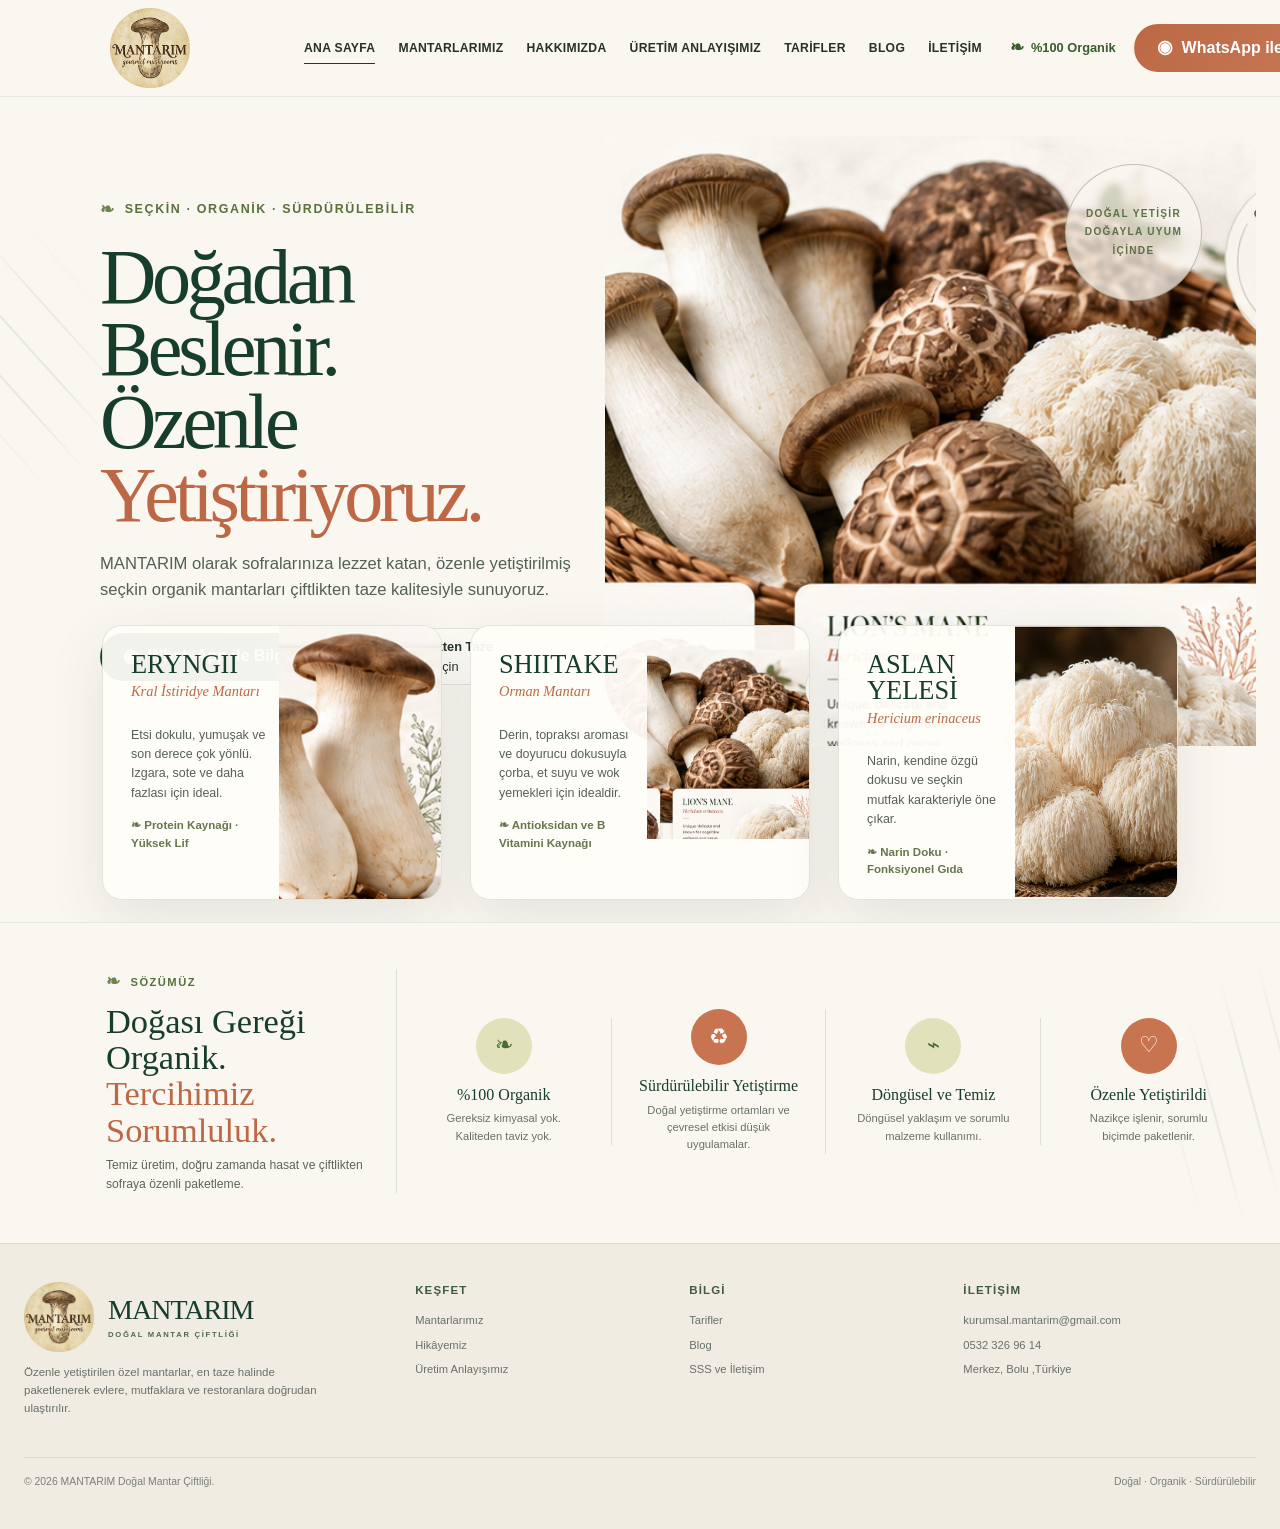
<file: index.html>
<!DOCTYPE html>

<html lang="tr">

<head>
    <meta charset="utf-8" />
    <meta content="width=device-width,initial-scale=1" name="viewport" />
    <meta content="MANTARIM seçkin organik mantarları; özenle yetiştirilir, taze hasat edilir ve dikkatle paketlenir."
        name="description" />
    <meta content="#173d2c" name="theme-color" />
    <link href="styles.css" rel="stylesheet" />
    <title>MANTARIM | Seçkin Organik Mantarlar</title>
</head>

<body>
    <header class="site-header">
    <div class="container header-inner">

        <a aria-label="MANTARIM ana sayfa" class="logo" href="index.html">
    <img src="assets/brand.png" alt="MANTARIM" class="logo-img">
</a>
            <nav aria-label="Ana menü" class="nav"><a class="active" href="index.html">Ana Sayfa</a><a class=""
                    href="mushrooms.html">Mantarlarımız</a><a class="" href="about.html">Hakkımızda</a><a class=""
                    href="practices.html">Üretim Anlayışımız</a><a class="" href="recipes.html">Tarifler</a><a class=""
                    href="journal.html">Blog</a><a class="" href="contact.html">İletişim</a></nav>
            <div class="header-actions">
                <span class="organic-chip">%100 Organik</span>
                <a class="btn btn-rust btn-whatsapp"
                    href="https://wa.me/905323269614?text=Merhaba+MANTARIM%2C+%C3%BCr%C3%BCnleriniz+ve+sipari%C5%9F+se%C3%A7enekleri+hakk%C4%B1nda+bilgi+almak+istiyorum."
                    rel="noopener" target="_blank">WhatsApp ile Bilgi Al</a>
            </div>
        </div>
    </header>
    <main>
        <section class="home-hero">
            <span class="botanical left"></span>
            <div class="container home-hero-grid">
                <div class="hero-copy">
                    <span class="eyebrow">Seçkin · Organik · Sürdürülebilir</span>
                    <h1>Doğadan Beslenir.<br />Özenle <span class="accent">Yetiştiriyoruz.</span></h1>
                    <p class="lead">MANTARIM olarak sofralarınıza lezzet katan, özenle yetiştirilmiş seçkin organik
                        mantarları çiftlikten taze kalitesiyle sunuyoruz.</p>
                    <div class="hero-actions">
                        <a class="btn btn-green btn-whatsapp"
                            href="https://wa.me/905323269614?text=Merhaba+MANTARIM%2C+%C3%BCr%C3%BCnleriniz+ve+sipari%C5%9F+se%C3%A7enekleri+hakk%C4%B1nda+bilgi+almak+istiyorum."
                            rel="noopener" target="_blank">WhatsApp ile Bilgi Al</a>
                        <div class="fresh-chip"><i>❧</i><span><strong>Çiftlikten Taze</strong><br />Sizin İçin</span>
                        </div>
                    </div>
                </div>
                <div class="hero-media"><img alt="Taze Eryngii, Shiitake ve Aslan Yelesi mantarları"
                        src="assets/home-hero.png" /></div>
            </div>
            <div class="hero-product-row">
                <div class="container hero-product-grid">
                    <a class="mini-product eryngii" href="eryngii.html">
                        <div class="copy">
                            <div class="product-name">ERYNGII</div>
                            <div class="latin">Kral İstiridye Mantarı</div>
                            <p>Etsi dokulu, yumuşak ve son derece çok yönlü. Izgara, sote ve daha fazlası için ideal.
                            </p>
                            <div class="micro-benefit">❧ Protein Kaynağı · Yüksek Lif</div>
                        </div>
                        <div class="visual"><img alt="Eryngii mantarları" src="assets/eryngii.png" /></div>
                    </a>
                    <a class="mini-product shiitake" href="shiitake.html">
                        <div class="copy">
                            <div class="product-name">SHIITAKE</div>
                            <div class="latin">Orman Mantarı</div>
                            <p>Derin, topraksı aroması ve doyurucu dokusuyla çorba, et suyu ve wok yemekleri için
                                idealdir.</p>
                            <div class="micro-benefit">❧ Antioksidan ve B Vitamini Kaynağı</div>
                        </div>
                        <div aria-label="Shiitake mantarları" class="visual"></div>
                    </a>
                    <a class="mini-product lion" href="lion-mane.html">
                        <div class="copy">
                            <div class="product-name">ASLAN YELESİ</div>
                            <div class="latin">Hericium erinaceus</div>
                            <p>Narin, kendine özgü dokusu ve seçkin mutfak karakteriyle öne çıkar.</p>
                            <div class="micro-benefit">❧ Narin Doku · Fonksiyonel Gıda</div>
                        </div>
                        <div class="visual"><img alt="Aslan Yelesi mantarları" src="assets/lion-detail.jpg" /></div>
                    </a>
                </div>
            </div>
        </section>
        <section class="promise">
            <span class="botanical right"></span>
            <div class="container promise-grid">
                <div class="promise-copy"><span class="eyebrow">Sözümüz</span>
                    <h2>Doğası Gereği Organik.<br /><span class="accent">Tercihimiz Sorumluluk.</span></h2>
                    <p>Temiz üretim, doğru zamanda hasat ve çiftlikten sofraya özenli paketleme.</p>
                </div>
                <div class="promise-item">
                    <div class="promise-icon">❧</div>
                    <h4>%100 Organik</h4>
                    <p>Gereksiz kimyasal yok. Kaliteden taviz yok.</p>
                </div>
                <div class="promise-item">
                    <div class="promise-icon">♻</div>
                    <h4>Sürdürülebilir Yetiştirme</h4>
                    <p>Doğal yetiştirme ortamları ve çevresel etkisi düşük uygulamalar.</p>
                </div>
                <div class="promise-item">
                    <div class="promise-icon">⌁</div>
                    <h4>Döngüsel ve Temiz</h4>
                    <p>Döngüsel yaklaşım ve sorumlu malzeme kullanımı.</p>
                </div>
                <div class="promise-item">
                    <div class="promise-icon">♡</div>
                    <h4>Özenle Yetiştirildi</h4>
                    <p>Nazikçe işlenir, sorumlu biçimde paketlenir.</p>
                </div>
            </div>
        </section>
    </main>
    <footer class="site-footer">
        <div class="container">
            <div class="footer-grid">
                <div>
<div class="footer-brand">
    <img src="assets/brand.png" alt="MANTARIM" class="footer-logo-img">

    <span class="brand-copy">
        <strong>MANTARIM</strong>
        <small>DOĞAL MANTAR ÇİFTLİĞİ</small>
    </span>
</div>
                    <p class="footer-copy">Özenle yetiştirilen özel mantarlar, en taze halinde paketlenerek evlere,
                        mutfaklara ve restoranlara doğrudan ulaştırılır.</p>
                </div>
                <div class="footer-col">
                    <h4>Keşfet</h4><a href="mushrooms.html">Mantarlarımız</a><a href="about.html">Hikâyemiz</a><a
                        href="practices.html">Üretim Anlayışımız</a>
                </div>
                <div class="footer-col">
                    <h4>Bilgi</h4><a href="recipes.html">Tarifler</a><a href="journal.html">Blog</a><a
                        href="contact.html">SSS ve İletişim</a>
                </div>
                <div class="footer-col">
                    <h4>İletişim</h4>
                    <p>kurumsal.mantarim@gmail.com</p>
                    <p>0532 326 96 14</p>
                    <p>Merkez, Bolu ,Türkiye</p>
                </div>
            </div>
            <div class="footer-bottom"><span>© 2026 MANTARIM Doğal Mantar Çiftliği.</span><span>Doğal · Organik ·
                    Sürdürülebilir</span></div>
        </div>
    </footer>
</body>

</html>
</file>
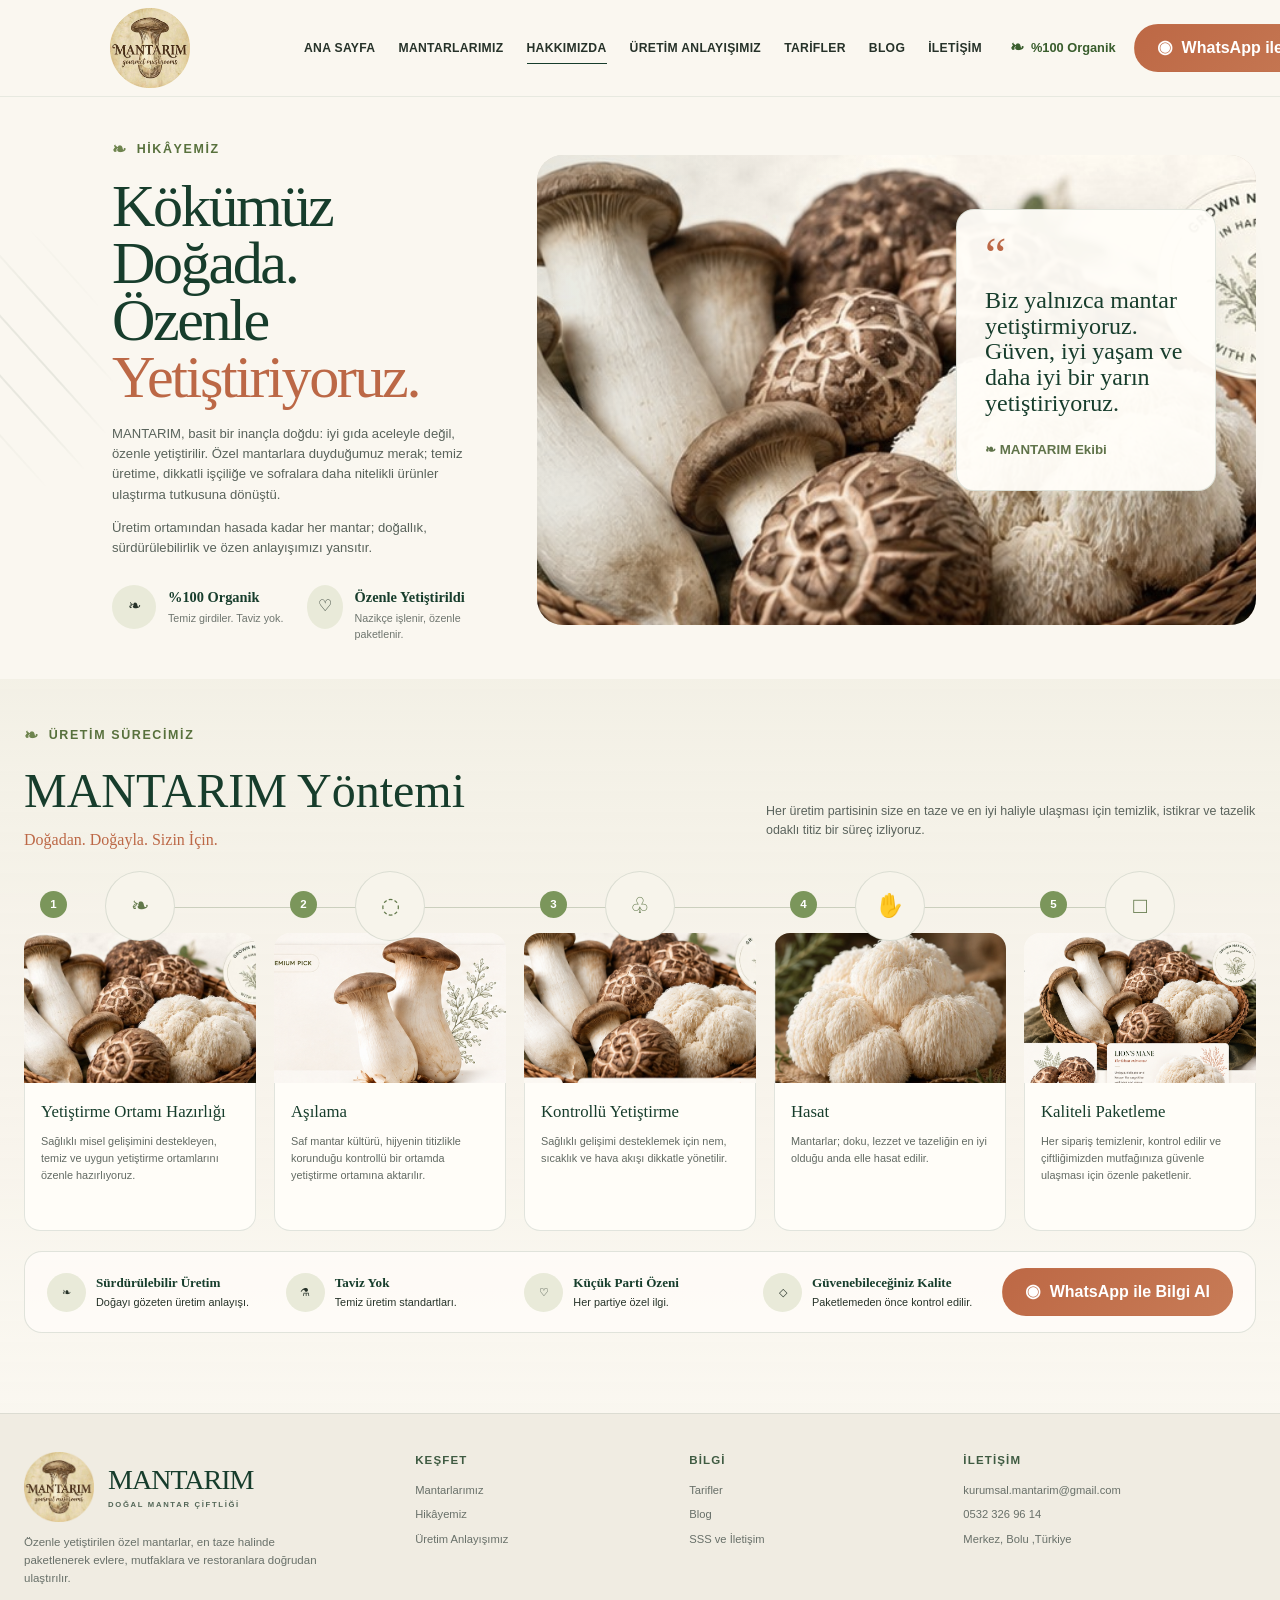
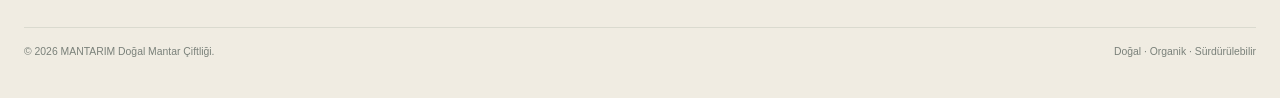
<file: about.html>
<!DOCTYPE html>

<html lang="tr">

<head>
    <meta charset="utf-8" />
    <meta content="width=device-width,initial-scale=1" name="viewport" />
    <meta content="MANTARIM seçkin organik mantarları; özenle yetiştirilir, taze hasat edilir ve dikkatle paketlenir."
        name="description" />
    <meta content="#173d2c" name="theme-color" />
    <link href="styles.css" rel="stylesheet" />
    <title>MANTARIM | Seçkin Organik Mantarlar</title>
</head>

<body>
    <header class="site-header">
    <div class="container header-inner">

        <a aria-label="MANTARIM ana sayfa" class="logo" href="index.html">
    <img src="assets/brand.png" alt="MANTARIM" class="logo-img">
</a>

            <nav aria-label="Ana menü" class="nav"><a class="" href="index.html">Ana Sayfa</a><a class=""
                    href="mushrooms.html">Mantarlarımız</a><a class="active" href="about.html">Hakkımızda</a><a class=""
                    href="practices.html">Üretim Anlayışımız</a><a class="" href="recipes.html">Tarifler</a><a class=""
                    href="journal.html">Blog</a><a class="" href="contact.html">İletişim</a></nav>
            <div class="header-actions">
                <span class="organic-chip">%100 Organik</span>
                <a class="btn btn-rust btn-whatsapp"
                    href="https://wa.me/905323269614?text=Merhaba+MANTARIM%2C+%C3%BCr%C3%BCnleriniz+ve+sipari%C5%9F+se%C3%A7enekleri+hakk%C4%B1nda+bilgi+almak+istiyorum."
                    rel="noopener" target="_blank">WhatsApp ile Bilgi Al</a>
            </div>
        </div>
    </header>
    <main>
        <section class="story-hero"><span class="botanical left"></span>
            <div class="container story-grid">
                <div class="story-copy"><span class="eyebrow">Hikâyemiz</span>
                    <h1>Kökümüz Doğada.<br />Özenle <span class="accent">Yetiştiriyoruz.</span></h1>
                    <p>MANTARIM, basit bir inançla doğdu: iyi gıda aceleyle değil, özenle yetiştirilir. Özel mantarlara
                        duyduğumuz merak; temiz üretime, dikkatli işçiliğe ve sofralara daha nitelikli ürünler ulaştırma
                        tutkusuna dönüştü.</p>
                    <p>Üretim ortamından hasada kadar her mantar; doğallık, sürdürülebilirlik ve özen anlayışımızı
                        yansıtır.</p>
                    <div class="story-values">
                        <div class="story-value"><i>❧</i>
                            <div><strong>%100 Organik</strong><span>Temiz girdiler. Taviz yok.</span></div>
                        </div>
                        <div class="story-value"><i>♡</i>
                            <div><strong>Özenle Yetiştirildi</strong><span>Nazikçe işlenir, özenle paketlenir.</span>
                            </div>
                        </div>
                    </div>
                </div>
                <div class="story-photo"><img alt="MANTARIM çiftlik hikâyesi" src="assets/home-hero.jpg" /></div>
            </div>
            <div class="quote-card">
                <div class="quote-mark">“</div>
                <div class="quote-text">Biz yalnızca mantar yetiştirmiyoruz. Güven, iyi yaşam ve daha iyi bir yarın
                    yetiştiriyoruz.</div><small>❧ MANTARIM Ekibi</small>
            </div>
        </section>
        <section class="process-section">
            <div class="container">
                <div class="process-head">
                    <div><span class="eyebrow">Üretim Sürecimiz</span>
                        <h2>MANTARIM Yöntemi</h2>
                        <div class="serif accent">Doğadan. Doğayla. Sizin İçin.</div>
                    </div>
                    <p>Her üretim partisinin size en taze ve en iyi haliyle ulaşması için temizlik, istikrar ve tazelik
                        odaklı titiz bir süreç izliyoruz.</p>
                </div>
                <div class="process-grid">
                    <article class="process-card">
                        <div class="process-number">1</div>
                        <div class="process-icon">❧</div>
                        <div class="process-image"><img alt="Yetiştirme ortamı hazırlığı" src="assets/home-hero.jpg" />
                        </div>
                        <div class="process-body">
                            <h3>Yetiştirme Ortamı Hazırlığı</h3>
                            <p>Sağlıklı misel gelişimini destekleyen, temiz ve uygun yetiştirme ortamlarını özenle
                                hazırlıyoruz.</p>
                        </div>
                    </article>
                    <article class="process-card">
                        <div class="process-number">2</div>
                        <div class="process-icon">◌</div>
                        <div class="process-image"><img alt="Aşılama" src="assets/eryngii.png" /></div>
                        <div class="process-body">
                            <h3>Aşılama</h3>
                            <p>Saf mantar kültürü, hijyenin titizlikle korunduğu kontrollü bir ortamda yetiştirme
                                ortamına aktarılır.</p>
                        </div>
                    </article>
                    <article class="process-card">
                        <div class="process-number">3</div>
                        <div class="process-icon">♧</div>
                        <div class="process-image crop-shiitake"></div>
                        <div class="process-body">
                            <h3>Kontrollü Yetiştirme</h3>
                            <p>Sağlıklı gelişimi desteklemek için nem, sıcaklık ve hava akışı dikkatle yönetilir.</p>
                        </div>
                    </article>
                    <article class="process-card">
                        <div class="process-number">4</div>
                        <div class="process-icon">✋</div>
                        <div class="process-image"><img alt="Hasat" src="assets/lion-detail.jpg" /></div>
                        <div class="process-body">
                            <h3>Hasat</h3>
                            <p>Mantarlar; doku, lezzet ve tazeliğin en iyi olduğu anda elle hasat edilir.</p>
                        </div>
                    </article>
                    <article class="process-card">
                        <div class="process-number">5</div>
                        <div class="process-icon">□</div>
                        <div class="process-image"><img alt="Kaliteli paketleme" src="assets/home-hero.png" /></div>
                        <div class="process-body">
                            <h3>Kaliteli Paketleme</h3>
                            <p>Her sipariş temizlenir, kontrol edilir ve çiftliğimizden mutfağınıza güvenle ulaşması
                                için özenle paketlenir.</p>
                        </div>
                    </article>
                </div>
                <div class="value-strip">
                    <div class="item"><i>❧</i>
                        <div><strong>Sürdürülebilir Üretim</strong>Doğayı gözeten üretim anlayışı.</div>
                    </div>
                    <div class="item"><i>⚗</i>
                        <div><strong>Taviz Yok</strong>Temiz üretim standartları.</div>
                    </div>
                    <div class="item"><i>♡</i>
                        <div><strong>Küçük Parti Özeni</strong>Her partiye özel ilgi.</div>
                    </div>
                    <div class="item"><i>◇</i>
                        <div><strong>Güvenebileceğiniz Kalite</strong>Paketlemeden önce kontrol edilir.</div>
                    </div><a class="btn btn-rust btn-whatsapp" href="https://wa.me/905323269614">WhatsApp ile Bilgi
                        Al</a>
                </div>
            </div>
        </section>
    </main>
    <footer class="site-footer">
        <div class="container">
            <div class="footer-grid">
                <div>
<div class="footer-brand">
    <img src="assets/brand.png" alt="MANTARIM" class="footer-logo-img">

    <span class="brand-copy">
        <strong>MANTARIM</strong>
        <small>DOĞAL MANTAR ÇİFTLİĞİ</small>
    </span>
</div>
                    <p class="footer-copy">Özenle yetiştirilen özel mantarlar, en taze halinde paketlenerek evlere,
                        mutfaklara ve restoranlara doğrudan ulaştırılır.</p>
                </div>
                <div class="footer-col">
                    <h4>Keşfet</h4><a href="mushrooms.html">Mantarlarımız</a><a href="about.html">Hikâyemiz</a><a
                        href="practices.html">Üretim Anlayışımız</a>
                </div>
                <div class="footer-col">
                    <h4>Bilgi</h4><a href="recipes.html">Tarifler</a><a href="journal.html">Blog</a><a
                        href="contact.html">SSS ve İletişim</a>
                </div>
                <div class="footer-col">
                    <h4>İletişim</h4>
                    <p>kurumsal.mantarim@gmail.com</p>
                    <p>0532 326 96 14</p>
                    <p>Merkez, Bolu ,Türkiye</p>
                </div>
            </div>
            <div class="footer-bottom"><span>© 2026 MANTARIM Doğal Mantar Çiftliği.</span><span>Doğal · Organik ·
                    Sürdürülebilir</span></div>
        </div>
    </footer>
</body>

</html>
</file>
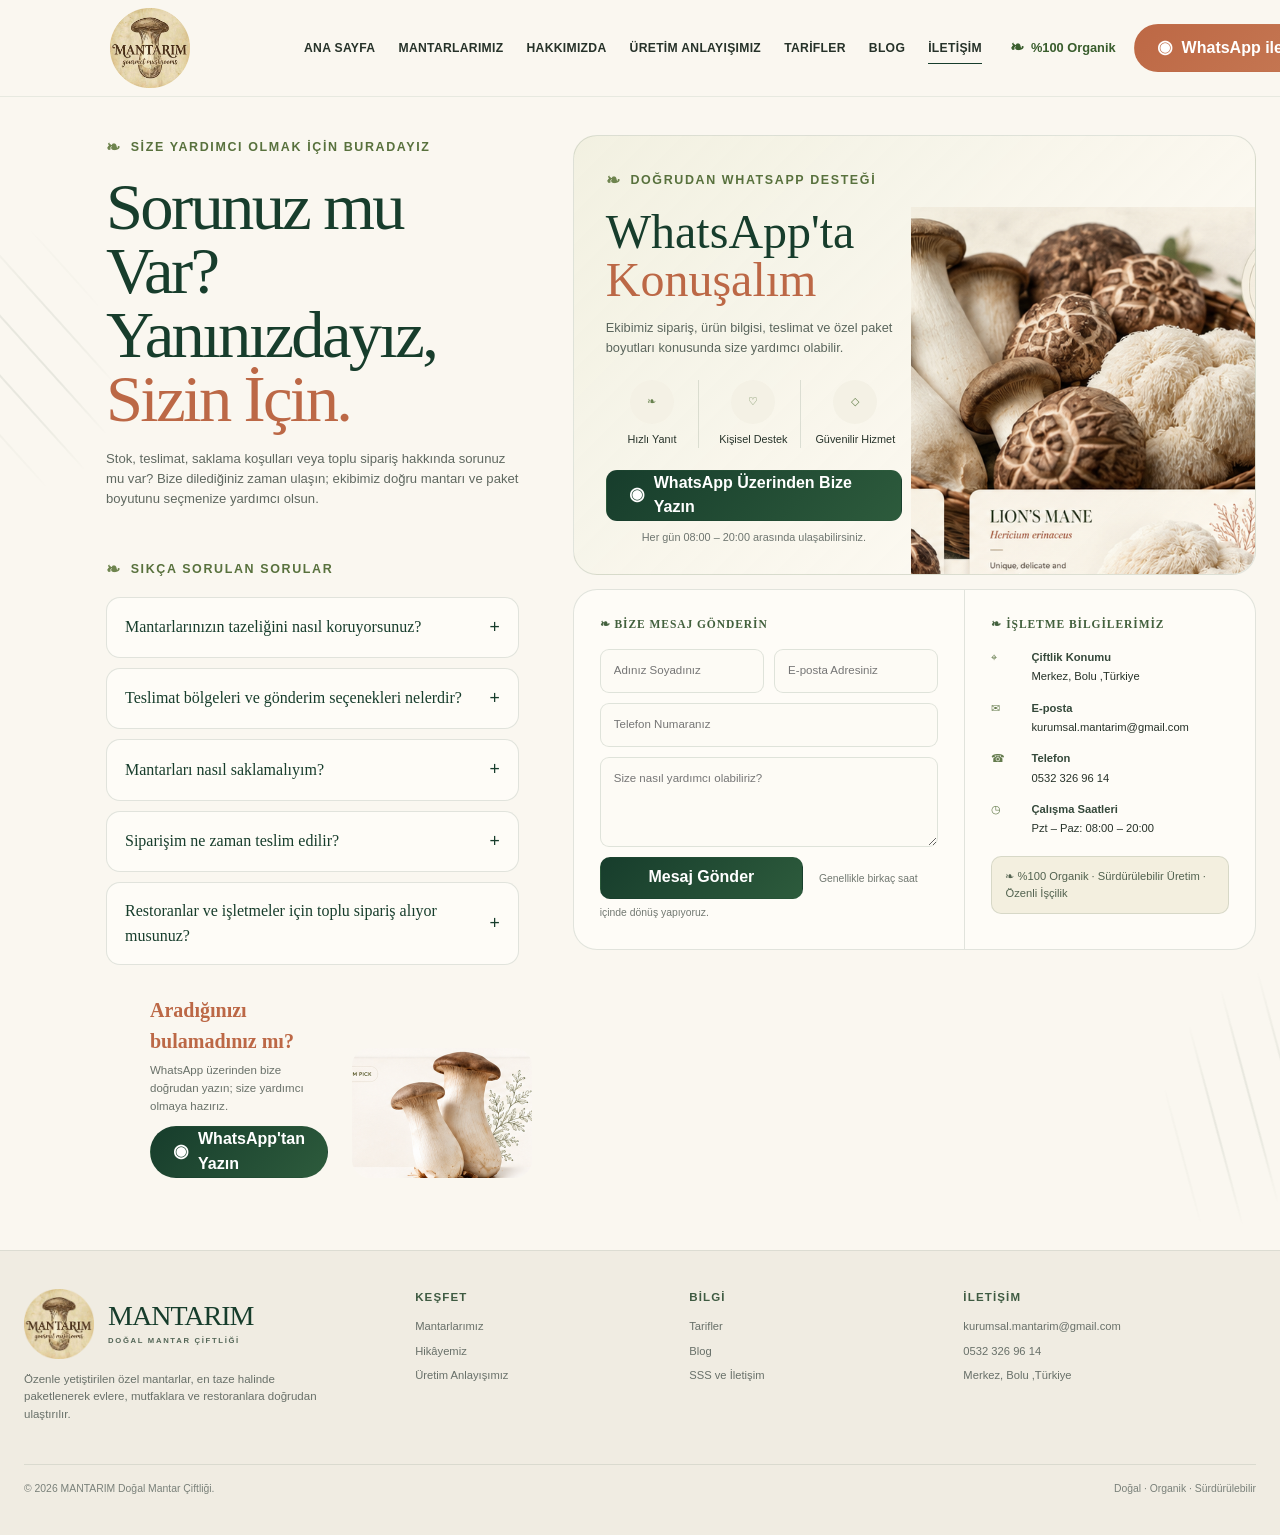
<file: contact.html>
<!DOCTYPE html>

<html lang="tr">

<head>
    <meta charset="utf-8" />
    <meta content="width=device-width,initial-scale=1" name="viewport" />
    <meta content="MANTARIM seçkin organik mantarları; özenle yetiştirilir, taze hasat edilir ve dikkatle paketlenir."
        name="description" />
    <meta content="#173d2c" name="theme-color" />
    <link href="styles.css" rel="stylesheet" />
    <title>MANTARIM | Seçkin Organik Mantarlar</title>
</head>

<body>
    <header class="site-header">
    <div class="container header-inner">

        <a aria-label="MANTARIM ana sayfa" class="logo" href="index.html">
    <img src="assets/brand.png" alt="MANTARIM" class="logo-img">
</a>
            <nav aria-label="Ana menü" class="nav"><a class="" href="index.html">Ana Sayfa</a><a class=""
                    href="mushrooms.html">Mantarlarımız</a><a class="" href="about.html">Hakkımızda</a><a class=""
                    href="practices.html">Üretim Anlayışımız</a><a class="" href="recipes.html">Tarifler</a><a class=""
                    href="journal.html">Blog</a><a class="active" href="contact.html">İletişim</a></nav>
            <div class="header-actions">
                <span class="organic-chip">%100 Organik</span>
                <a class="btn btn-rust btn-whatsapp"
                    href="https://wa.me/905323269614?text=Merhaba+MANTARIM%2C+%C3%BCr%C3%BCnleriniz+ve+sipari%C5%9F+se%C3%A7enekleri+hakk%C4%B1nda+bilgi+almak+istiyorum."
                    rel="noopener" target="_blank">WhatsApp ile Bilgi Al</a>
            </div>
        </div>
    </header>
    <main>
        <section class="contact-page"><span class="botanical left"></span><span class="botanical right"></span>
            <div class="container contact-grid">
                <div class="contact-left"><span class="eyebrow">Size Yardımcı Olmak İçin Buradayız</span>
                    <h1>Sorunuz mu Var?<br />Yanınızdayız, <span class="accent">Sizin İçin.</span></h1>
                    <p>Stok, teslimat, saklama koşulları veya toplu sipariş hakkında sorunuz mu var? Bize dilediğiniz
                        zaman ulaşın; ekibimiz doğru mantarı ve paket boyutunu seçmenize yardımcı olsun.</p>
                    <div class="faq-title eyebrow">Sıkça Sorulan Sorular</div>
                    <div class="faq">
                        <details>
                            <summary>Mantarlarınızın tazeliğini nasıl koruyorsunuz?</summary>
                            <p>Ürünleri sevkiyata yakın zamanda hasat ediyor, nazikçe işliyor ve dokusunu korumaya
                                yardımcı olan hava alan ambalajlar kullanıyoruz.</p>
                        </details>
                        <details>
                            <summary>Teslimat bölgeleri ve gönderim seçenekleri nelerdir?</summary>
                            <p>Teslimat seçenekleri konumunuza ve sipariş miktarınıza göre değişir. Güncel seçenekler
                                için konum bilginizle WhatsApp üzerinden bize yazabilirsiniz.</p>
                        </details>
                        <details>
                            <summary>Mantarları nasıl saklamalıyım?</summary>
                            <p>Mantarları hava alan kâğıt ambalaj içinde buzdolabında saklayın ve pişirmeden hemen
                                öncesine kadar yıkamayın.</p>
                        </details>
                        <details>
                            <summary>Siparişim ne zaman teslim edilir?</summary>
                            <p>Siparişi kesinleştirmeden önce uygun sevkiyat ve teslimat aralığını sizinle teyit
                                ediyoruz.</p>
                        </details>
                        <details>
                            <summary>Restoranlar ve işletmeler için toplu sipariş alıyor musunuz?</summary>
                            <p>Evet. Şefler, restoranlar ve satış noktaları için düzenli tedarik, paket boyutları ve
                                hasat planlamasını birlikte oluşturabiliriz.</p>
                        </details>
                    </div>
                    <div class="contact-help">
                        <div class="copy"><strong>Aradığınızı bulamadınız mı?</strong>
                            <p>WhatsApp üzerinden bize doğrudan yazın; size yardımcı olmaya hazırız.</p><a
                                class="btn btn-green btn-whatsapp" href="https://wa.me/905323269614">WhatsApp'tan
                                Yazın</a>
                        </div><img alt="Taze mantarlar" src="assets/eryngii.png" />
                    </div>
                </div>
                <div>
                    <div class="whatsapp-panel">
                        <div class="copy"><span class="eyebrow">Doğrudan WhatsApp Desteği</span>
                            <h2>WhatsApp'ta <span class="accent">Konuşalım</span></h2>
                            <p>Ekibimiz sipariş, ürün bilgisi, teslimat ve özel paket boyutları konusunda size yardımcı
                                olabilir.</p>
                            <div class="wa-features">
                                <div class="wa-feature"><i>❧</i>Hızlı Yanıt</div>
                                <div class="wa-feature"><i>♡</i>Kişisel Destek</div>
                                <div class="wa-feature"><i>◇</i>Güvenilir Hizmet</div>
                            </div><a class="btn btn-green btn-whatsapp" href="https://wa.me/905323269614"
                                target="_blank">WhatsApp Üzerinden Bize Yazın</a>
                            <div class="availability">Her gün 08:00 – 20:00 arasında ulaşabilirsiniz.</div>
                        </div>
                        <div class="whatsapp-visual"><img alt="MANTARIM mantarları" src="assets/home-hero.png" /></div>
                    </div>
                    <div class="contact-bottom">
                        <form action="mailto:kurumsal.mantarim@gmail.com" class="message-form" enctype="text/plain"
                            method="post">
                            <h3>❧ Bize Mesaj Gönderin</h3>
                            <div class="form-grid"><input class="field" name="name" placeholder="Adınız Soyadınız"
                                    required="" /><input class="field" name="email" placeholder="E-posta Adresiniz"
                                    required="" type="email" /><input class="field wide" name="phone"
                                    placeholder="Telefon Numaranız" /><textarea class="field wide" name="message"
                                    placeholder="Size nasıl yardımcı olabiliriz?" required=""></textarea></div><button
                                class="btn btn-green" type="submit">Mesaj Gönder</button><span
                                class="reply-note">Genellikle birkaç saat içinde dönüş yapıyoruz.</span>
                        </form>
                        <div class="business-box">
                            <h3>❧ İşletme Bilgilerimiz</h3>
                            <div class="business-list">
                                <div class="business-line"><i>⌖</i>
                                    <div><strong>Çiftlik Konumu</strong>Merkez, Bolu ,Türkiye</div>
                                </div>
                                <div class="business-line"><i>✉</i>
                                    <div><strong>E-posta</strong>kurumsal.mantarim@gmail.com</div>
                                </div>
                                <div class="business-line"><i>☎</i>
                                    <div><strong>Telefon</strong>0532 326 96 14</div>
                                </div>
                                <div class="business-line"><i>◷</i>
                                    <div><strong>Çalışma Saatleri</strong>Pzt – Paz: 08:00 – 20:00</div>
                                </div>
                            </div>
                            <div class="business-stamp">❧ %100 Organik · Sürdürülebilir Üretim · Özenli İşçilik</div>
                        </div>
                    </div>
                </div>
            </div>
        </section>
    </main>
    <footer class="site-footer">
        <div class="container">
            <div class="footer-grid">
                <div>
<div class="footer-brand">
    <img src="assets/brand.png" alt="MANTARIM" class="footer-logo-img">

    <span class="brand-copy">
        <strong>MANTARIM</strong>
        <small>DOĞAL MANTAR ÇİFTLİĞİ</small>
    </span>
</div>
                    <p class="footer-copy">Özenle yetiştirilen özel mantarlar, en taze halinde paketlenerek evlere,
                        mutfaklara ve restoranlara doğrudan ulaştırılır.</p>
                </div>
                <div class="footer-col">
                    <h4>Keşfet</h4><a href="mushrooms.html">Mantarlarımız</a><a href="about.html">Hikâyemiz</a><a
                        href="practices.html">Üretim Anlayışımız</a>
                </div>
                <div class="footer-col">
                    <h4>Bilgi</h4><a href="recipes.html">Tarifler</a><a href="journal.html">Blog</a><a
                        href="contact.html">SSS ve İletişim</a>
                </div>
                <div class="footer-col">
                    <h4>İletişim</h4>
                    <p>kurumsal.mantarim@gmail.com</p>
                    <p>0532 326 96 14</p>
                    <p>Merkez, Bolu ,Türkiye</p>
                </div>
            </div>
            <div class="footer-bottom"><span>© 2026 MANTARIM Doğal Mantar Çiftliği.</span><span>Doğal · Organik ·
                    Sürdürülebilir</span></div>
        </div>
    </footer>
</body>

</html>
</file>
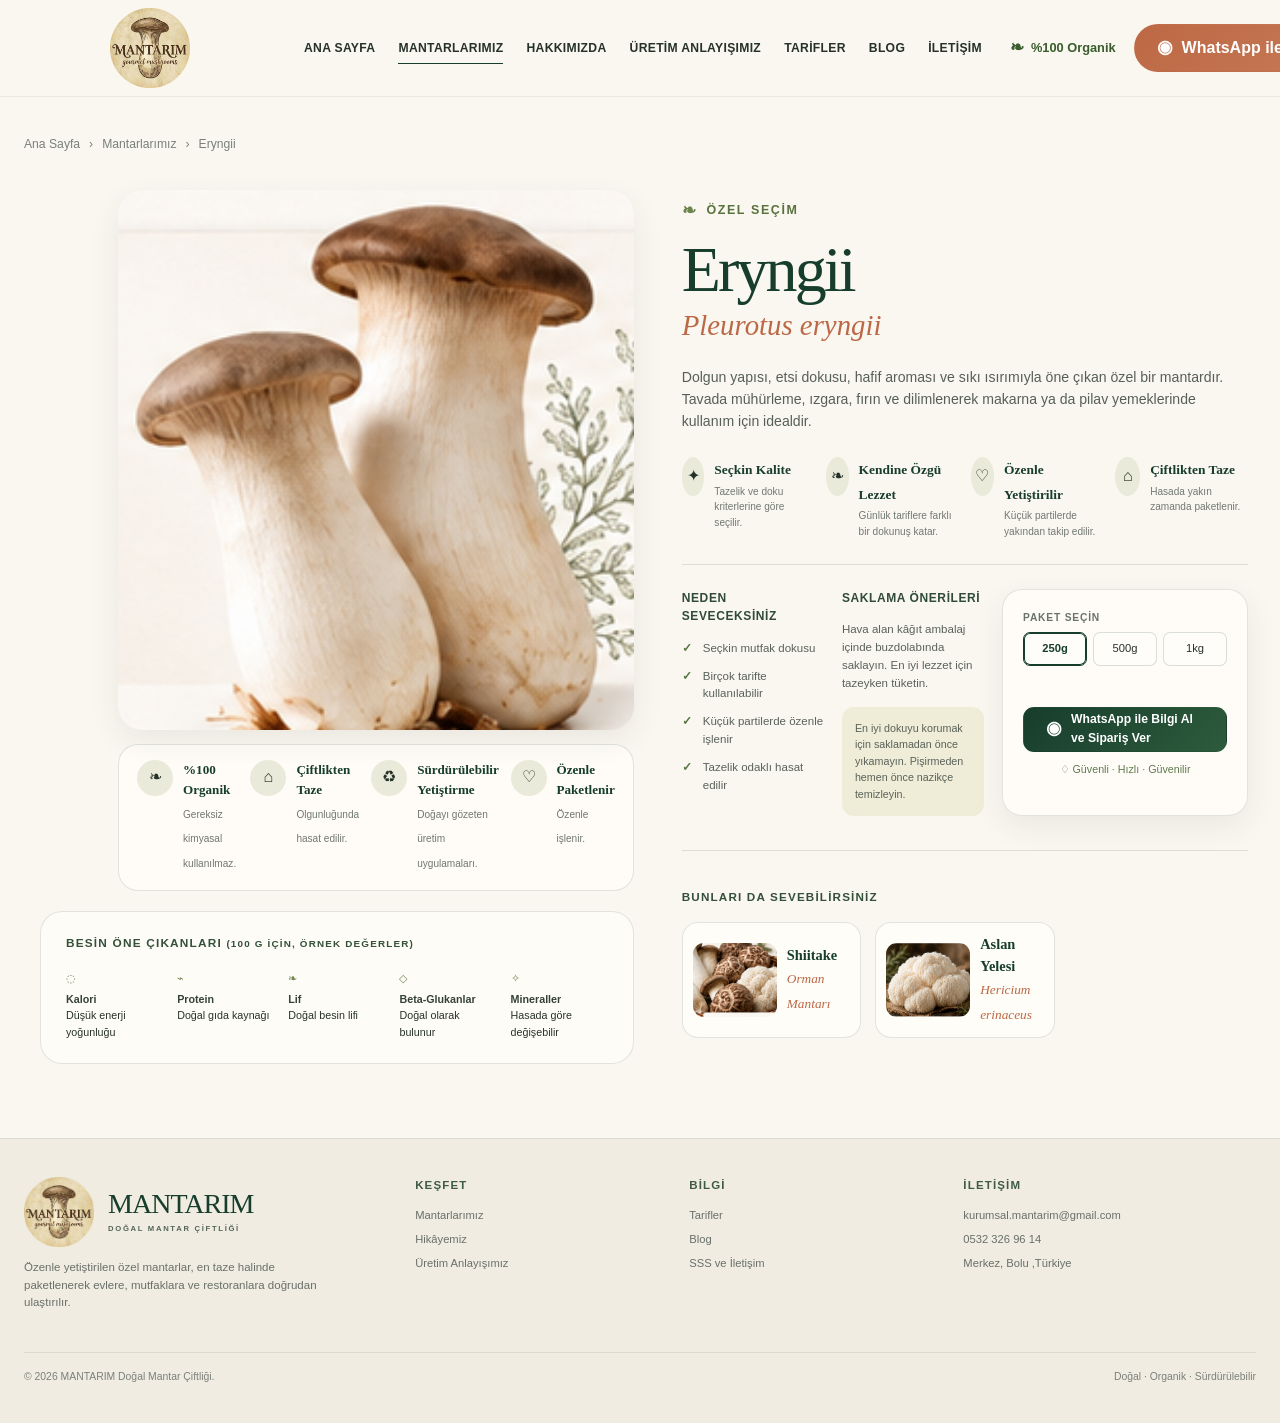
<file: eryngii.html>
<!DOCTYPE html>

<html lang="tr">

<head>
    <meta charset="utf-8" />
    <meta content="width=device-width,initial-scale=1" name="viewport" />
    <meta content="MANTARIM seçkin organik mantarları; özenle yetiştirilir, taze hasat edilir ve dikkatle paketlenir."
        name="description" />
    <meta content="#173d2c" name="theme-color" />
    <link href="styles.css" rel="stylesheet" />
    <title>MANTARIM | Seçkin Organik Mantarlar</title>
</head>

<body>
    <header class="site-header">
    <div class="container header-inner">

        <a aria-label="MANTARIM ana sayfa" class="logo" href="index.html">
    <img src="assets/brand.png" alt="MANTARIM" class="logo-img">
</a>
            <nav aria-label="Ana menü" class="nav"><a class="" href="index.html">Ana Sayfa</a><a class="active"
                    href="mushrooms.html">Mantarlarımız</a><a class="" href="about.html">Hakkımızda</a><a class=""
                    href="practices.html">Üretim Anlayışımız</a><a class="" href="recipes.html">Tarifler</a><a class=""
                    href="journal.html">Blog</a><a class="" href="contact.html">İletişim</a></nav>
            <div class="header-actions">
                <span class="organic-chip">%100 Organik</span>
                <a class="btn btn-rust btn-whatsapp"
                    href="https://wa.me/905323269614?text=Merhaba+MANTARIM%2C+%C3%BCr%C3%BCnleriniz+ve+sipari%C5%9F+se%C3%A7enekleri+hakk%C4%B1nda+bilgi+almak+istiyorum."
                    rel="noopener" target="_blank">WhatsApp ile Bilgi Al</a>
            </div>
        </div>
    </header>
    <main>
        <section class="page-top">
            <div class="container">
                <div class="breadcrumb"><a href="index.html">Ana Sayfa</a><span>›</span><a
                        href="mushrooms.html">Mantarlarımız</a><span>›</span><span>Eryngii</span></div>
            </div>
        </section>
        <section class="product-detail">
            <div class="container detail-grid">
                <div>
                    <div class="gallery-layout">
                        <div class="thumb-stack">
                            <div >
                            </div>
                            <div ></div>
                            <div >
                            </div>
                        </div>
                        <div class="detail-main-image eryngii"><img alt="Taze Eryngii mantarları"
                                src="assets/eryngii.png" /></div>
                    </div>
                    <div class="quality-bar">
                        <div class="quality-cell"><i>❧</i>
                            <div><strong>%100 Organik</strong><span>Gereksiz kimyasal kullanılmaz.</span></div>
                        </div>
                        <div class="quality-cell"><i>⌂</i>
                            <div><strong>Çiftlikten Taze</strong><span>Olgunluğunda hasat edilir.</span></div>
                        </div>
                        <div class="quality-cell"><i>♻</i>
                            <div><strong>Sürdürülebilir Yetiştirme</strong><span>Doğayı gözeten üretim
                                    uygulamaları.</span></div>
                        </div>
                        <div class="quality-cell"><i>♡</i>
                            <div><strong>Özenle Paketlenir</strong><span>Özenle işlenir.</span></div>
                        </div>
                    </div>
                    <div class="nutrition-card">
                        <h4>Besin Öne Çıkanları <small>(100 g için, örnek değerler)</small></h4>
                        <div class="nutrition-grid">
                            <div class="nutrition-item"><i>◌</i><strong>Kalori</strong>Düşük enerji yoğunluğu</div>
                            <div class="nutrition-item"><i>⌁</i><strong>Protein</strong>Doğal gıda kaynağı</div>
                            <div class="nutrition-item"><i>❧</i><strong>Lif</strong>Doğal besin lifi</div>
                            <div class="nutrition-item"><i>◇</i><strong>Beta-Glukanlar</strong>Doğal olarak bulunur
                            </div>
                            <div class="nutrition-item"><i>✧</i><strong>Mineraller</strong>Hasada göre değişebilir</div>
                        </div>
                    </div>
                </div>
                <div class="detail-copy"><span class="eyebrow">Özel Seçim</span>
                    <h1>Eryngii</h1>
                    <div class="latin">Pleurotus eryngii</div>
                    <p class="description">Dolgun yapısı, etsi dokusu, hafif aroması ve sıkı ısırımıyla öne çıkan özel
                        bir mantardır. Tavada mühürleme, ızgara, fırın ve dilimlenerek makarna ya da pilav yemeklerinde
                        kullanım için idealdir.</p>
                    <div class="detail-benefits">
                        <div class="detail-benefit"><i>✦</i>
                            <div><strong>Seçkin Kalite</strong><span>Tazelik ve doku kriterlerine göre seçilir.</span>
                            </div>
                        </div>
                        <div class="detail-benefit"><i>❧</i>
                            <div><strong>Kendine Özgü Lezzet</strong><span>Günlük tariflere farklı bir dokunuş
                                    katar.</span></div>
                        </div>
                        <div class="detail-benefit"><i>♡</i>
                            <div><strong>Özenle Yetiştirilir</strong><span>Küçük partilerde yakından takip
                                    edilir.</span></div>
                        </div>
                        <div class="detail-benefit"><i>⌂</i>
                            <div><strong>Çiftlikten Taze</strong><span>Hasada yakın zamanda paketlenir.</span></div>
                        </div>
                    </div>
                    <div class="detail-lower">
                        <div class="info-block">
                            <h4>Neden seveceksiniz</h4>
                            <ul class="check-list">
                                <li>Seçkin mutfak dokusu</li>
                                <li>Birçok tarifte kullanılabilir</li>
                                <li>Küçük partilerde özenle işlenir</li>
                                <li>Tazelik odaklı hasat edilir</li>
                            </ul>
                        </div>
                        <div class="info-block">
                            <h4>Saklama önerileri</h4>
                            <div class="storage-note">Hava alan kâğıt ambalaj içinde buzdolabında saklayın. En iyi
                                lezzet için tazeyken tüketin.</div>
                            <div class="storage-tip">En iyi dokuyu korumak için saklamadan önce yıkamayın. Pişirmeden
                                hemen önce nazikçe temizleyin.</div>
                        </div>
                        <div class="buy-card">
                            <div class="size-label">Paket seçin</div>
                            <div class="size-pills"><a class="active"
                                    href="https://wa.me/905323269614?text=Merhaba+MANTARIM%2C+%C3%BCr%C3%BCnleriniz+ve+sipari%C5%9F+se%C3%A7enekleri+hakk%C4%B1nda+bilgi+almak+istiyorum.">250g</a><a
                                    href="https://wa.me/905323269614?text=Merhaba+MANTARIM%2C+%C3%BCr%C3%BCnleriniz+ve+sipari%C5%9F+se%C3%A7enekleri+hakk%C4%B1nda+bilgi+almak+istiyorum.">500g</a><a
                                    href="https://wa.me/905323269614?text=Merhaba+MANTARIM%2C+%C3%BCr%C3%BCnleriniz+ve+sipari%C5%9F+se%C3%A7enekleri+hakk%C4%B1nda+bilgi+almak+istiyorum.">1kg</a>
                            </div>
                            <div class="buy-card-top">
                                <div></div>
                                <div class="price"><small></small></div>
                            </div><a class="btn btn-green btn-whatsapp"
                                href="https://wa.me/905323269614?text=Merhaba+MANTARIM%2C+%C3%BCr%C3%BCnleriniz+ve+sipari%C5%9F+se%C3%A7enekleri+hakk%C4%B1nda+bilgi+almak+istiyorum."
                                target="_blank">WhatsApp ile Bilgi Al ve Sipariş Ver</a>
                            <div class="safe-note">♢ Güvenli · Hızlı · Güvenilir</div>
                        </div>
                    </div>
                    <div class="recommend">
                        <h4>Bunları da sevebilirsiniz</h4>
                        <div class="recommend-grid"><a class="recommend-card" href="shiitake.html">
                                <div class="r-img shiitake"></div>
                                <div>
                                    <h5>Shiitake</h5><small>Orman Mantarı</small>
                                </div>
                            </a><a class="recommend-card" href="lion-mane.html">
                                <div class="r-img"><img alt="Aslan Yelesi" src="assets/lion-detail.jpg" /></div>
                                <div>
                                    <h5>Aslan Yelesi</h5><small>Hericium erinaceus</small>
                                </div>
                            </a></div>
                    </div>
                </div>
            </div>
        </section>
    </main>
    <footer class="site-footer">
        <div class="container">
            <div class="footer-grid">
                <div>
<div class="footer-brand">
    <img src="assets/brand.png" alt="MANTARIM" class="footer-logo-img">

    <span class="brand-copy">
        <strong>MANTARIM</strong>
        <small>DOĞAL MANTAR ÇİFTLİĞİ</small>
    </span>
</div>
                    <p class="footer-copy">Özenle yetiştirilen özel mantarlar, en taze halinde paketlenerek evlere,
                        mutfaklara ve restoranlara doğrudan ulaştırılır.</p>
                </div>
                <div class="footer-col">
                    <h4>Keşfet</h4><a href="mushrooms.html">Mantarlarımız</a><a href="about.html">Hikâyemiz</a><a
                        href="practices.html">Üretim Anlayışımız</a>
                </div>
                <div class="footer-col">
                    <h4>Bilgi</h4><a href="recipes.html">Tarifler</a><a href="journal.html">Blog</a><a
                        href="contact.html">SSS ve İletişim</a>
                </div>
                <div class="footer-col">
                    <h4>İletişim</h4>
                    <p>kurumsal.mantarim@gmail.com</p>
                    <p>0532 326 96 14</p>
                    <p>Merkez, Bolu ,Türkiye</p>
                </div>
            </div>
            <div class="footer-bottom"><span>© 2026 MANTARIM Doğal Mantar Çiftliği.</span><span>Doğal · Organik ·
                    Sürdürülebilir</span></div>
        </div>
    </footer>
</body>

</html>
</file>
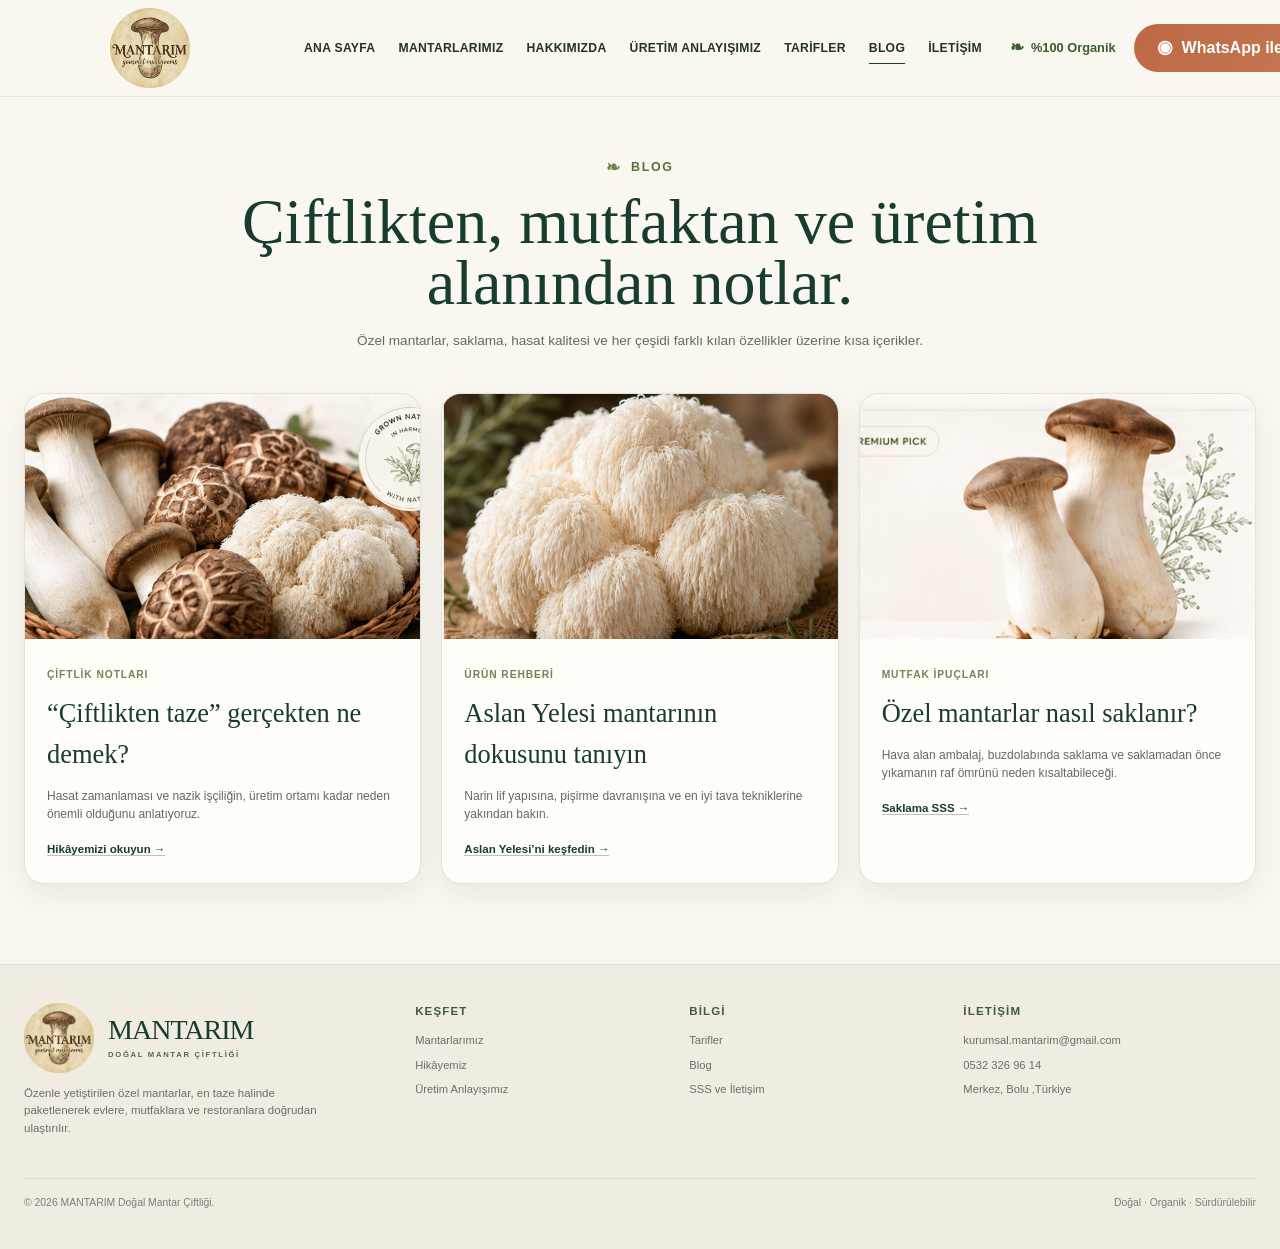
<file: journal.html>
<!DOCTYPE html>

<html lang="tr">

<head>
    <meta charset="utf-8" />
    <meta content="width=device-width,initial-scale=1" name="viewport" />
    <meta content="MANTARIM seçkin organik mantarları; özenle yetiştirilir, taze hasat edilir ve dikkatle paketlenir."
        name="description" />
    <meta content="#173d2c" name="theme-color" />
    <link href="styles.css" rel="stylesheet" />
    <title>MANTARIM | Seçkin Organik Mantarlar</title>
</head>

<body>
    <header class="site-header">
    <div class="container header-inner">

        <a aria-label="MANTARIM ana sayfa" class="logo" href="index.html">
    <img src="assets/brand.png" alt="MANTARIM" class="logo-img">
</a>
            <nav aria-label="Ana menü" class="nav"><a class="" href="index.html">Ana Sayfa</a><a class=""
                    href="mushrooms.html">Mantarlarımız</a><a class="" href="about.html">Hakkımızda</a><a class=""
                    href="practices.html">Üretim Anlayışımız</a><a class="" href="recipes.html">Tarifler</a><a
                    class="active" href="journal.html">Blog</a><a class="" href="contact.html">İletişim</a></nav>
            <div class="header-actions">
                <span class="organic-chip">%100 Organik</span>
                <a class="btn btn-rust btn-whatsapp"
                    href="https://wa.me/905323269614?text=Merhaba+MANTARIM%2C+%C3%BCr%C3%BCnleriniz+ve+sipari%C5%9F+se%C3%A7enekleri+hakk%C4%B1nda+bilgi+almak+istiyorum."
                    rel="noopener" target="_blank">WhatsApp ile Bilgi Al</a>
            </div>
        </div>
    </header>
    <main>
        <section class="content-hero">
            <div class="container"><span class="eyebrow">Blog</span>
                <h1>Çiftlikten, mutfaktan ve üretim alanından notlar.</h1>
                <p>Özel mantarlar, saklama, hasat kalitesi ve her çeşidi farklı kılan özellikler üzerine kısa içerikler.
                </p>
            </div>
        </section>
        <section>
            <div class="container card-grid">
                <article class="editorial-card">
                    <div class="editorial-image"><img alt="Mantar çiftliği günlüğü" src="assets/home-hero.jpg" /></div>
                    <div class="editorial-body"><span class="kicker">Çiftlik Notları</span>
                        <h3>“Çiftlikten taze” gerçekten ne demek?</h3>
                        <p>Hasat zamanlaması ve nazik işçiliğin, üretim ortamı kadar neden önemli olduğunu anlatıyoruz.
                        </p><a href="about.html">Hikâyemizi okuyun →</a>
                    </div>
                </article>
                <article class="editorial-card">
                    <div class="editorial-image"><img alt="Aslan Yelesi texture" src="assets/lion-detail.jpg" /></div>
                    <div class="editorial-body"><span class="kicker">Ürün Rehberi</span>
                        <h3>Aslan Yelesi mantarının dokusunu tanıyın</h3>
                        <p>Narin lif yapısına, pişirme davranışına ve en iyi tava tekniklerine yakından bakın.</p><a
                            href="lion-mane.html">Aslan Yelesi’ni keşfedin →</a>
                    </div>
                </article>
                <article class="editorial-card">
                    <div class="editorial-image"><img alt="Eryngii saklama" src="assets/eryngii.png" /></div>
                    <div class="editorial-body"><span class="kicker">Mutfak İpuçları</span>
                        <h3>Özel mantarlar nasıl saklanır?</h3>
                        <p>Hava alan ambalaj, buzdolabında saklama ve saklamadan önce yıkamanın raf ömrünü neden
                            kısaltabileceği.</p><a href="contact.html">Saklama SSS →</a>
                    </div>
                </article>
            </div>
        </section>
    </main>
    <footer class="site-footer">
        <div class="container">
            <div class="footer-grid">
                <div>
<div class="footer-brand">
    <img src="assets/brand.png" alt="MANTARIM" class="footer-logo-img">

    <span class="brand-copy">
        <strong>MANTARIM</strong>
        <small>DOĞAL MANTAR ÇİFTLİĞİ</small>
    </span>
</div>
                    <p class="footer-copy">Özenle yetiştirilen özel mantarlar, en taze halinde paketlenerek evlere,
                        mutfaklara ve restoranlara doğrudan ulaştırılır.</p>
                </div>
                <div class="footer-col">
                    <h4>Keşfet</h4><a href="mushrooms.html">Mantarlarımız</a><a href="about.html">Hikâyemiz</a><a
                        href="practices.html">Üretim Anlayışımız</a>
                </div>
                <div class="footer-col">
                    <h4>Bilgi</h4><a href="recipes.html">Tarifler</a><a href="journal.html">Blog</a><a
                        href="contact.html">SSS ve İletişim</a>
                </div>
                <div class="footer-col">
                    <h4>İletişim</h4>
                    <p>kurumsal.mantarim@gmail.com</p>
                    <p>0532 326 96 14</p>
                    <p>Merkez, Bolu ,Türkiye</p>
                </div>
            </div>
            <div class="footer-bottom"><span>© 2026 MANTARIM Doğal Mantar Çiftliği.</span><span>Doğal · Organik ·
                    Sürdürülebilir</span></div>
        </div>
    </footer>
</body>

</html>
</file>
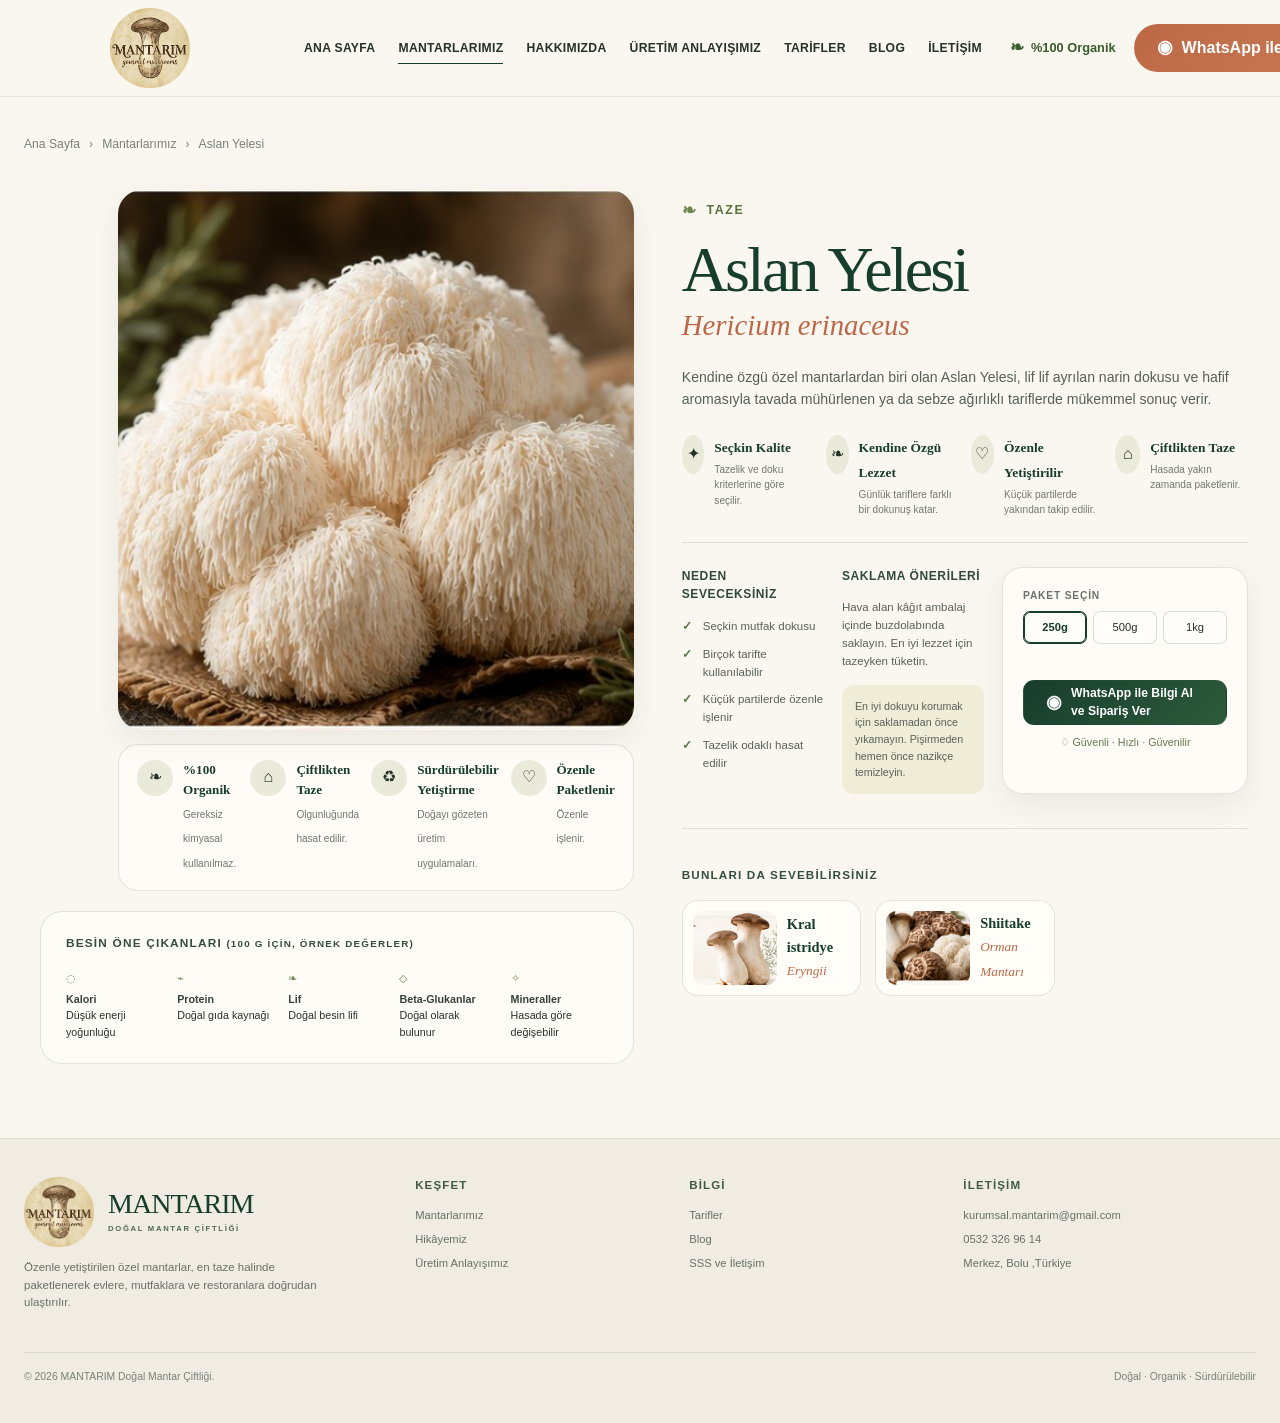
<file: lion-mane.html>
<!DOCTYPE html>

<html lang="tr">

<head>
    <meta charset="utf-8" />
    <meta content="width=device-width,initial-scale=1" name="viewport" />
    <meta content="MANTARIM seçkin organik mantarları; özenle yetiştirilir, taze hasat edilir ve dikkatle paketlenir."
        name="description" />
    <meta content="#173d2c" name="theme-color" />
    <link href="styles.css" rel="stylesheet" />
    <title>MANTARIM | Seçkin Organik Mantarlar</title>
</head>

<body>
    <header class="site-header">
        <div class="container header-inner">

            <a aria-label="MANTARIM ana sayfa" class="logo" href="index.html">
                <img src="assets/brand.png" alt="MANTARIM" class="logo-img">
            </a>
            <nav aria-label="Ana menü" class="nav"><a class="" href="index.html">Ana Sayfa</a><a class="active"
                    href="mushrooms.html">Mantarlarımız</a><a class="" href="about.html">Hakkımızda</a><a class=""
                    href="practices.html">Üretim Anlayışımız</a><a class="" href="recipes.html">Tarifler</a><a class=""
                    href="journal.html">Blog</a><a class="" href="contact.html">İletişim</a></nav>
            <div class="header-actions">
                <span class="organic-chip">%100 Organik</span>
                <a class="btn btn-rust btn-whatsapp"
                    href="https://wa.me/905323269614?text=Merhaba+MANTARIM%2C+%C3%BCr%C3%BCnleriniz+ve+sipari%C5%9F+se%C3%A7enekleri+hakk%C4%B1nda+bilgi+almak+istiyorum."
                    rel="noopener" target="_blank">WhatsApp ile Bilgi Al</a>
            </div>
        </div>
    </header>
    <main>
        <section class="page-top">
            <div class="container">
                <div class="breadcrumb"><a href="index.html">Ana Sayfa</a><span>›</span><a
                        href="mushrooms.html">Mantarlarımız</a><span>›</span><span>Aslan Yelesi</span></div>
            </div>
        </section>
        <section class="product-detail">
            <div class="container detail-grid">
                <div>
                    <div class="gallery-layout">
                        <div class="thumb-stack">
                            <div></div>
                            <div></div>
                            <div>
                            </div>
                        </div>
                        <div class="detail-main-image lion"><img alt="Taze Aslan Yelesi mantarları"
                                src="assets/lion-detail.jpg" /></div>
                    </div>
                    <div class="quality-bar">
                        <div class="quality-cell"><i>❧</i>
                            <div><strong>%100 Organik</strong><span>Gereksiz kimyasal kullanılmaz.</span></div>
                        </div>
                        <div class="quality-cell"><i>⌂</i>
                            <div><strong>Çiftlikten Taze</strong><span>Olgunluğunda hasat edilir.</span></div>
                        </div>
                        <div class="quality-cell"><i>♻</i>
                            <div><strong>Sürdürülebilir Yetiştirme</strong><span>Doğayı gözeten üretim
                                    uygulamaları.</span></div>
                        </div>
                        <div class="quality-cell"><i>♡</i>
                            <div><strong>Özenle Paketlenir</strong><span>Özenle işlenir.</span></div>
                        </div>
                    </div>
                    <div class="nutrition-card">
                        <h4>Besin Öne Çıkanları <small>(100 g için, örnek değerler)</small></h4>
                        <div class="nutrition-grid">
                            <div class="nutrition-item"><i>◌</i><strong>Kalori</strong>Düşük enerji yoğunluğu</div>
                            <div class="nutrition-item"><i>⌁</i><strong>Protein</strong>Doğal gıda kaynağı</div>
                            <div class="nutrition-item"><i>❧</i><strong>Lif</strong>Doğal besin lifi</div>
                            <div class="nutrition-item"><i>◇</i><strong>Beta-Glukanlar</strong>Doğal olarak bulunur
                            </div>
                            <div class="nutrition-item"><i>✧</i><strong>Mineraller</strong>Hasada göre değişebilir</div>
                        </div>
                    </div>
                </div>
                <div class="detail-copy"><span class="eyebrow">Taze</span>
                    <h1>Aslan Yelesi</h1>
                    <div class="latin">Hericium erinaceus</div>
                    <p class="description">Kendine özgü özel mantarlardan biri olan Aslan Yelesi, lif lif ayrılan narin
                        dokusu ve hafif aromasıyla tavada mühürlenen ya da sebze ağırlıklı tariflerde mükemmel sonuç
                        verir.</p>
                    <div class="detail-benefits">
                        <div class="detail-benefit"><i>✦</i>
                            <div><strong>Seçkin Kalite</strong><span>Tazelik ve doku kriterlerine göre seçilir.</span>
                            </div>
                        </div>
                        <div class="detail-benefit"><i>❧</i>
                            <div><strong>Kendine Özgü Lezzet</strong><span>Günlük tariflere farklı bir dokunuş
                                    katar.</span></div>
                        </div>
                        <div class="detail-benefit"><i>♡</i>
                            <div><strong>Özenle Yetiştirilir</strong><span>Küçük partilerde yakından takip
                                    edilir.</span></div>
                        </div>
                        <div class="detail-benefit"><i>⌂</i>
                            <div><strong>Çiftlikten Taze</strong><span>Hasada yakın zamanda paketlenir.</span></div>
                        </div>
                    </div>
                    <div class="detail-lower">
                        <div class="info-block">
                            <h4>Neden seveceksiniz</h4>
                            <ul class="check-list">
                                <li>Seçkin mutfak dokusu</li>
                                <li>Birçok tarifte kullanılabilir</li>
                                <li>Küçük partilerde özenle işlenir</li>
                                <li>Tazelik odaklı hasat edilir</li>
                            </ul>
                        </div>
                        <div class="info-block">
                            <h4>Saklama önerileri</h4>
                            <div class="storage-note">Hava alan kâğıt ambalaj içinde buzdolabında saklayın. En iyi
                                lezzet için tazeyken tüketin.</div>
                            <div class="storage-tip">En iyi dokuyu korumak için saklamadan önce yıkamayın. Pişirmeden
                                hemen önce nazikçe temizleyin.</div>
                        </div>
                        <div class="buy-card">
                            <div class="size-label">Paket seçin</div>
                            <div class="size-pills"><a class="active"
                                    href="https://wa.me/905323269614?text=Merhaba+MANTARIM%2C+%C3%BCr%C3%BCnleriniz+ve+sipari%C5%9F+se%C3%A7enekleri+hakk%C4%B1nda+bilgi+almak+istiyorum.">250g</a><a
                                    href="https://wa.me/905323269614?text=Merhaba+MANTARIM%2C+%C3%BCr%C3%BCnleriniz+ve+sipari%C5%9F+se%C3%A7enekleri+hakk%C4%B1nda+bilgi+almak+istiyorum.">500g</a><a
                                    href="https://wa.me/905323269614?text=Merhaba+MANTARIM%2C+%C3%BCr%C3%BCnleriniz+ve+sipari%C5%9F+se%C3%A7enekleri+hakk%C4%B1nda+bilgi+almak+istiyorum.">1kg</a>
                            </div>
                            <div class="buy-card-top">
                                <div>
                                </div>
                            </div><a class="btn btn-green btn-whatsapp"
                                href="https://wa.me/905323269614?text=Merhaba+MANTARIM%2C+%C3%BCr%C3%BCnleriniz+ve+sipari%C5%9F+se%C3%A7enekleri+hakk%C4%B1nda+bilgi+almak+istiyorum."
                                target="_blank">WhatsApp ile Bilgi Al ve Sipariş Ver</a>
                            <div class="safe-note">♢ Güvenli · Hızlı · Güvenilir</div>
                        </div>
                    </div>
                    <div class="recommend">
                        <h4>Bunları da sevebilirsiniz</h4>
                        <div class="recommend-grid"><a class="recommend-card" href="eryngii.html">
                                <div class="r-img"><img alt="Eryngii" src="assets/eryngii.png" /></div>
                                <div>
                                    <h5>Kral istridye </h5><small>Eryngii</small></b>
                                </div>
                            </a><a class="recommend-card" href="shiitake.html">
                                <div class="r-img shiitake"></div>
                                <div>
                                    <h5>Shiitake</h5><small>Orman Mantarı</small></b>
                                </div>
                            </a></div>
                    </div>
                </div>
            </div>
        </section>
    </main>
    <footer class="site-footer">
        <div class="container">
            <div class="footer-grid">
                <div>
                    <div class="footer-brand">
                        <img src="assets/brand.png" alt="MANTARIM" class="footer-logo-img">

                        <span class="brand-copy">
                            <strong>MANTARIM</strong>
                            <small>DOĞAL MANTAR ÇİFTLİĞİ</small>
                        </span>
                    </div>
                    <p class="footer-copy">Özenle yetiştirilen özel mantarlar, en taze halinde paketlenerek evlere,
                        mutfaklara ve restoranlara doğrudan ulaştırılır.</p>
                </div>
                <div class="footer-col">
                    <h4>Keşfet</h4><a href="mushrooms.html">Mantarlarımız</a><a href="about.html">Hikâyemiz</a><a
                        href="practices.html">Üretim Anlayışımız</a>
                </div>
                <div class="footer-col">
                    <h4>Bilgi</h4><a href="recipes.html">Tarifler</a><a href="journal.html">Blog</a><a
                        href="contact.html">SSS ve İletişim</a>
                </div>
                <div class="footer-col">
                    <h4>İletişim</h4>
                    <p>kurumsal.mantarim@gmail.com</p>
                    <p>0532 326 96 14</p>
                    <p>Merkez, Bolu ,Türkiye</p>
                </div>
            </div>
            <div class="footer-bottom"><span>© 2026 MANTARIM Doğal Mantar Çiftliği.</span><span>Doğal · Organik ·
                    Sürdürülebilir</span></div>
        </div>
    </footer>
</body>

</html>
</file>
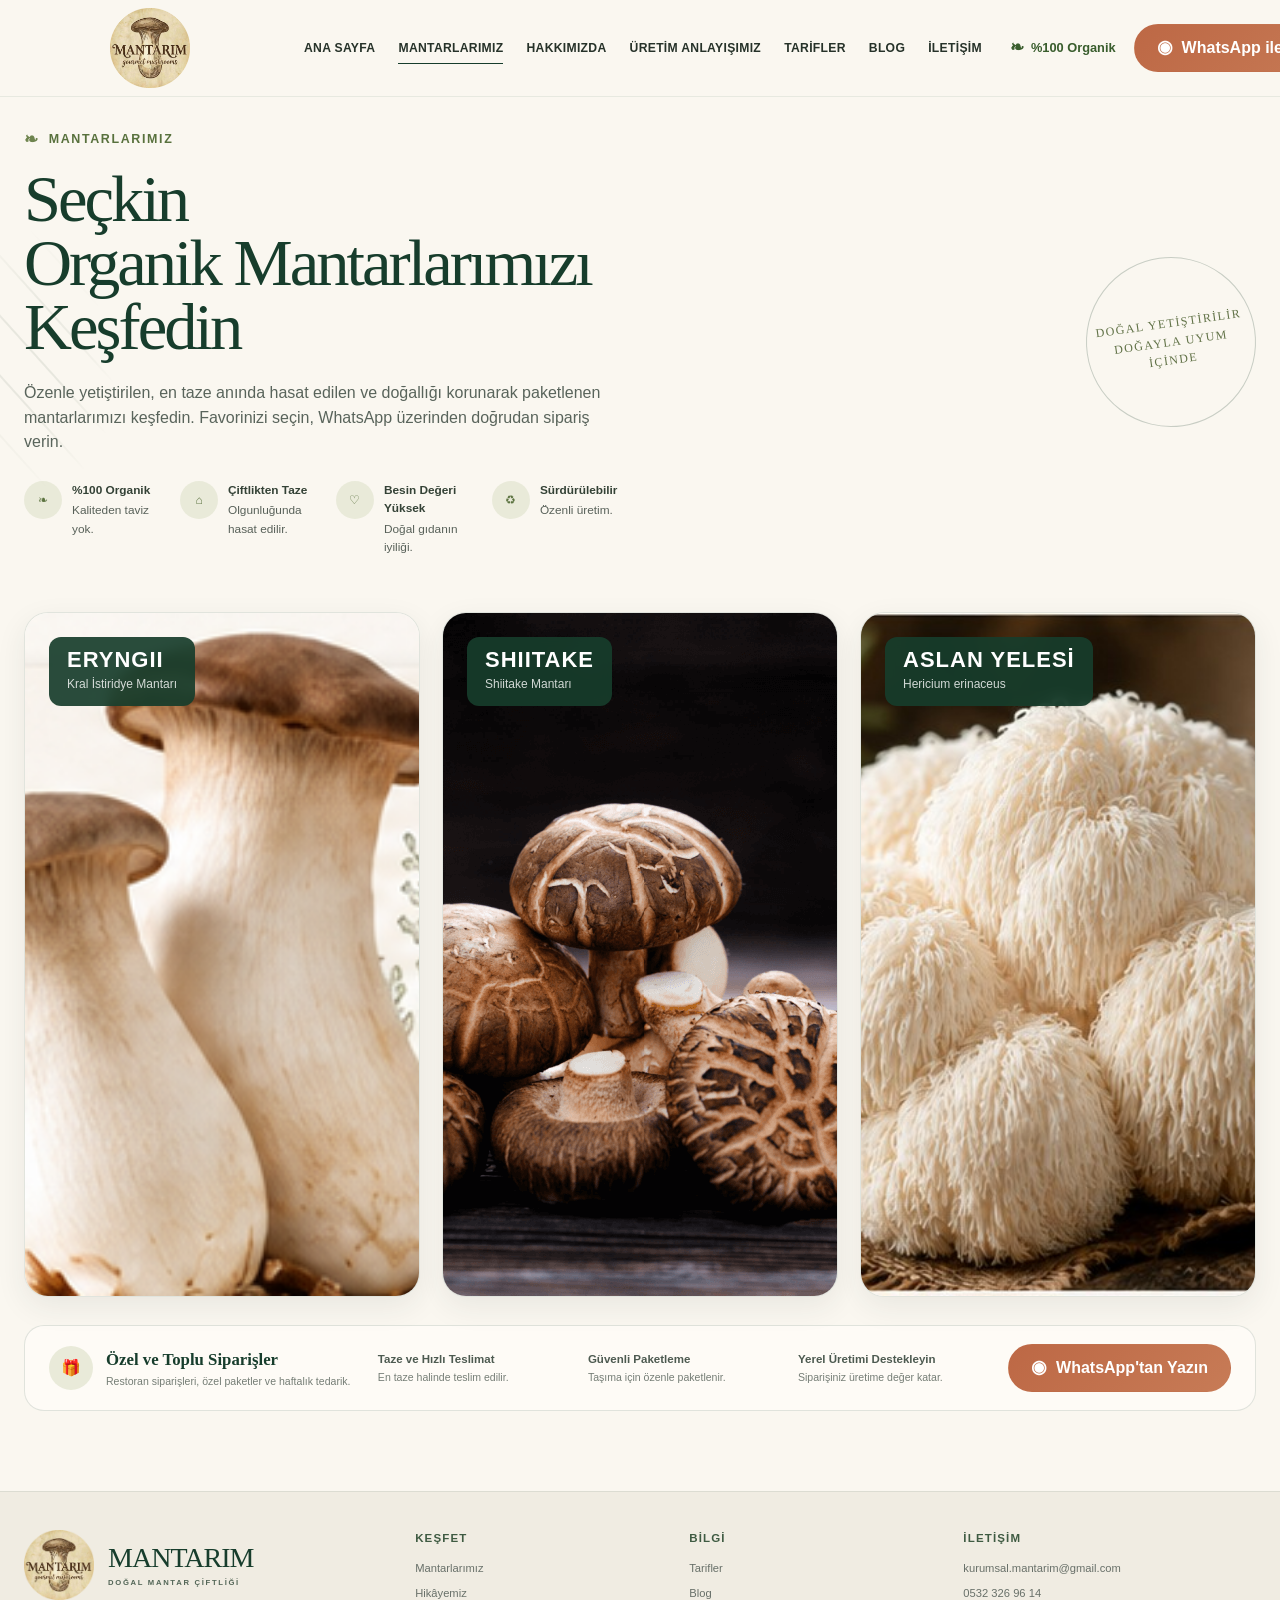
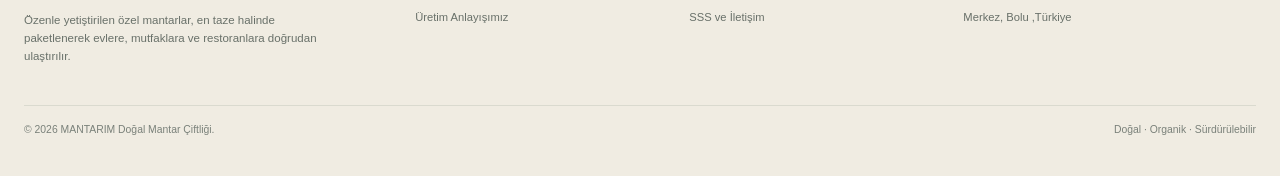
<file: mushrooms.html>
<!DOCTYPE html>

<html lang="tr">

<head>
    <meta charset="utf-8" />
    <meta content="width=device-width,initial-scale=1" name="viewport" />
    <meta content="MANTARIM seçkin organik mantarları; özenle yetiştirilir, taze hasat edilir ve dikkatle paketlenir."
        name="description" />
    <meta content="#173d2c" name="theme-color" />
    <link href="styles.css" rel="stylesheet" />
    <title>MANTARIM | Seçkin Organik Mantarlar</title>
</head>

<body>
    <header class="site-header">
    <div class="container header-inner">

        <a aria-label="MANTARIM ana sayfa" class="logo" href="index.html">
    <img src="assets/brand.png" alt="MANTARIM" class="logo-img">
</a>
            <nav aria-label="Ana menü" class="nav"><a class="" href="index.html">Ana Sayfa</a><a class="active"
                    href="mushrooms.html">Mantarlarımız</a><a class="" href="about.html">Hakkımızda</a><a class=""
                    href="practices.html">Üretim Anlayışımız</a><a class="" href="recipes.html">Tarifler</a><a class=""
                    href="journal.html">Blog</a><a class="" href="contact.html">İletişim</a></nav>
            <div class="header-actions">
                <span class="organic-chip">%100 Organik</span>
                <a class="btn btn-rust btn-whatsapp"
                    href="https://wa.me/905323269614?text=Merhaba+MANTARIM%2C+%C3%BCr%C3%BCnleriniz+ve+sipari%C5%9F+se%C3%A7enekleri+hakk%C4%B1nda+bilgi+almak+istiyorum."
                    rel="noopener" target="_blank">WhatsApp ile Bilgi Al</a>
            </div>
        </div>
    </header>
    <main>
        <section class="page-intro">
            <span class="botanical left"></span>
            <div class="container page-intro-grid">
                <div><span class="eyebrow">Mantarlarımız</span>
                    <h1>Seçkin<br />Organik Mantarlarımızı Keşfedin</h1>
                    <p>Özenle yetiştirilen, en taze anında hasat edilen ve doğallığı korunarak paketlenen mantarlarımızı
                        keşfedin. Favorinizi seçin, WhatsApp üzerinden doğrudan sipariş verin.</p>
                    <div class="intro-benefits">
                        <div class="benefit-line"><i>❧</i>
                            <div><strong>%100 Organik</strong>Kaliteden taviz yok.</div>
                        </div>
                        <div class="benefit-line"><i>⌂</i>
                            <div><strong>Çiftlikten Taze</strong>Olgunluğunda hasat edilir.</div>
                        </div>
                        <div class="benefit-line"><i>♡</i>
                            <div><strong>Besin Değeri Yüksek</strong>Doğal gıdanın iyiliği.</div>
                        </div>
                        <div class="benefit-line"><i>♻</i>
                            <div><strong>Sürdürülebilir</strong>Özenli üretim.</div>
                        </div>
                    </div>
                </div>
                <div class="intro-seal">DOĞAL YETİŞTİRİLİR<br />DOĞAYLA UYUM<br />İÇİNDE</div>
            </div>
        </section>
        <section class="catalog">
            <div class="container">
                <div class="catalog-grid">
                    <article class="catalog-card eryngii">
                        <a class="catalog-image" href="eryngii.html">
                            <div class="mushroom-image-title">
                                <strong>ERYNGII</strong>
                                <span>Kral İstiridye Mantarı</span>
                            </div><img alt="Eryngii mantarları" src="assets/eryngii.png" />
                        </a>
                        <div class="catalog-body">
                            <div class="catalog-title-row">
                                <div>
                                    <div class="product-name">ERYNGII</div>
                                    <div class="latin">Kral İstiridye Mantarı</div>
                                </div>
                            </div>
                            <p>Etsi dokulu, yumuşak ve son derece çok yönlü. Izgara, sote ve doyurucu sebze ağırlıklı
                                tarifler için ideal.</p>
                            <div class="benefit-tags"><span>Protein Kaynağı</span><span>Yüksek Lif</span></div>
                            <div class="purchase-row">
                                <div>
                                    <div class="size-label">Paket seçin</div>
                                    <div class="size-pills"><a class="active"
                                            href="https://wa.me/905323269614?text=Merhaba+MANTARIM%2C+%C3%BCr%C3%BCnleriniz+ve+sipari%C5%9F+se%C3%A7enekleri+hakk%C4%B1nda+bilgi+almak+istiyorum.">250g</a><a
                                            href="https://wa.me/905323269614?text=Merhaba+MANTARIM%2C+%C3%BCr%C3%BCnleriniz+ve+sipari%C5%9F+se%C3%A7enekleri+hakk%C4%B1nda+bilgi+almak+istiyorum.">500g</a><a
                                            href="https://wa.me/905323269614?text=Merhaba+MANTARIM%2C+%C3%BCr%C3%BCnleriniz+ve+sipari%C5%9F+se%C3%A7enekleri+hakk%C4%B1nda+bilgi+almak+istiyorum.">1kg</a>
                                    </div>
                                </div>
                            </div>
                            <div class="catalog-actions"><a class="btn btn-green btn-whatsapp"
                                    href="https://wa.me/905323269614?text=Merhaba+MANTARIM%2C+%C3%BCr%C3%BCnleriniz+ve+sipari%C5%9F+se%C3%A7enekleri+hakk%C4%B1nda+bilgi+almak+istiyorum."
                                    target="_blank">WhatsApp ile Sipariş Ver</a><span class="heart">♡</span></div>
                        </div>
                    </article>
                    <article class="catalog-card shiitake">
                        <a class="catalog-image" href="shiitake.html">
                            <div class="mushroom-image-title">
                                <strong>SHIITAKE</strong>
                                <span>Shiitake Mantarı</span>
                            </div><img alt="Eryngii mantarları" src="assets/shiitake-mushrooms-thumbnail.png" />
                        </a>
                        <div class="catalog-body">
                            <div class="product-name">SHIITAKE</div>
                            <div class="latin">Orman Mantarı</div>
                            <p>Derin, topraksı aroması ve doyurucu dokusuyla et suları, noodle, pilav kâseleri ve wok
                                yemeklerinin favorisi.</p>
                            <div class="benefit-tags"><span>Yoğun Umami</span><span>Antioksidan Kaynağı</span></div>
                            <div class="purchase-row">
                                <div>
                                    <div class="size-label">Paket seçin</div>
                                    <div class="size-pills"><a class="active"
                                            href="https://wa.me/905323269614?text=Merhaba+MANTARIM%2C+%C3%BCr%C3%BCnleriniz+ve+sipari%C5%9F+se%C3%A7enekleri+hakk%C4%B1nda+bilgi+almak+istiyorum.">250g</a><a
                                            href="https://wa.me/905323269614?text=Merhaba+MANTARIM%2C+%C3%BCr%C3%BCnleriniz+ve+sipari%C5%9F+se%C3%A7enekleri+hakk%C4%B1nda+bilgi+almak+istiyorum.">500g</a><a
                                            href="https://wa.me/905323269614?text=Merhaba+MANTARIM%2C+%C3%BCr%C3%BCnleriniz+ve+sipari%C5%9F+se%C3%A7enekleri+hakk%C4%B1nda+bilgi+almak+istiyorum.">1kg</a>
                                    </div>
                                </div>

                            </div>
                            <div class="catalog-actions"><a class="btn btn-green btn-whatsapp"
                                    href="https://wa.me/905323269614?text=Merhaba+MANTARIM%2C+%C3%BCr%C3%BCnleriniz+ve+sipari%C5%9F+se%C3%A7enekleri+hakk%C4%B1nda+bilgi+almak+istiyorum."
                                    target="_blank">WhatsApp ile Sipariş Ver</a><span class="heart">♡</span></div>
                        </div>
                    </article>
                    <article class="catalog-card lion">
                        <a class="catalog-image" href="lion-mane.html">
                            <div class="mushroom-image-title">
                                <strong>ASLAN YELESİ</strong>
                                <span>Hericium erinaceus</span>
                            </div>

                            <img alt="Aslan Yelesi mantarları" src="assets/lion-detail.jpg" />
                        </a>
                        <div class="catalog-body">
                            <div class="product-name">ASLAN YELESİ</div>
                            <div class="latin">Hericium erinaceus</div>
                            <p>Narin, özel ve deniz ürünlerini andıran yumuşak dokusuyla seçkin mutfaklarda değer gören
                                seçkin bir mantardır.</p>
                            <div class="benefit-tags"><span>Fonksiyonel Gıda</span><span>Narin Doku</span></div>
                            <div class="purchase-row">
                                <div>
                                    <div class="size-label">Paket seçin</div>
                                    <div class="size-pills"><a class="active"
                                            href="https://wa.me/905323269614?text=Merhaba+MANTARIM%2C+%C3%BCr%C3%BCnleriniz+ve+sipari%C5%9F+se%C3%A7enekleri+hakk%C4%B1nda+bilgi+almak+istiyorum.">250g</a><a
                                            href="https://wa.me/905323269614?text=Merhaba+MANTARIM%2C+%C3%BCr%C3%BCnleriniz+ve+sipari%C5%9F+se%C3%A7enekleri+hakk%C4%B1nda+bilgi+almak+istiyorum.">500g</a><a
                                            href="https://wa.me/905323269614?text=Merhaba+MANTARIM%2C+%C3%BCr%C3%BCnleriniz+ve+sipari%C5%9F+se%C3%A7enekleri+hakk%C4%B1nda+bilgi+almak+istiyorum.">1kg</a>
                                    </div>
                                </div>
                            </div>
                            <div class="catalog-actions"><a class="btn btn-green btn-whatsapp"
                                    href="https://wa.me/905323269614?text=Merhaba+MANTARIM%2C+%C3%BCr%C3%BCnleriniz+ve+sipari%C5%9F+se%C3%A7enekleri+hakk%C4%B1nda+bilgi+almak+istiyorum."
                                    target="_blank">WhatsApp ile Sipariş Ver</a><span class="heart">♡</span></div>
                        </div>
                    </article>
                </div>
                <div class="bulk-strip">
                    <div class="bulk-main"><i>🎁</i>
                        <div><strong>Özel ve Toplu Siparişler</strong><small>Restoran siparişleri, özel paketler ve
                                haftalık tedarik.</small></div>
                    </div>
                    <div class="bulk-feature"><strong>Taze ve Hızlı Teslimat</strong><small>En taze halinde teslim
                            edilir.</small></div>
                    <div class="bulk-feature"><strong>Güvenli Paketleme</strong><small>Taşıma için özenle
                            paketlenir.</small></div>
                    <div class="bulk-feature"><strong>Yerel Üretimi Destekleyin</strong><small>Siparişiniz üretime değer
                            katar.</small></div><a class="btn btn-rust btn-whatsapp"
                        href="https://wa.me/905323269614?text=Merhaba+MANTARIM%2C+%C3%BCr%C3%BCnleriniz+ve+sipari%C5%9F+se%C3%A7enekleri+hakk%C4%B1nda+bilgi+almak+istiyorum.">WhatsApp'tan
                        Yazın</a>
                </div>
            </div>
        </section>
    </main>
    <footer class="site-footer">
        <div class="container">
            <div class="footer-grid">
                <div>
<div class="footer-brand">
    <img src="assets/brand.png" alt="MANTARIM" class="footer-logo-img">

    <span class="brand-copy">
        <strong>MANTARIM</strong>
        <small>DOĞAL MANTAR ÇİFTLİĞİ</small>
    </span>
</div>
                    <p class="footer-copy">Özenle yetiştirilen özel mantarlar, en taze halinde paketlenerek evlere,
                        mutfaklara ve restoranlara doğrudan ulaştırılır.</p>
                </div>
                <div class="footer-col">
                    <h4>Keşfet</h4><a href="mushrooms.html">Mantarlarımız</a><a href="about.html">Hikâyemiz</a><a
                        href="practices.html">Üretim Anlayışımız</a>
                </div>
                <div class="footer-col">
                    <h4>Bilgi</h4><a href="recipes.html">Tarifler</a><a href="journal.html">Blog</a><a
                        href="contact.html">SSS ve İletişim</a>
                </div>
                <div class="footer-col">
                    <h4>İletişim</h4>
                    <p>kurumsal.mantarim@gmail.com</p>
                    <p>0532 326 96 14</p>
                    <p>Merkez, Bolu ,Türkiye</p>
                </div>
            </div>
            <div class="footer-bottom"><span>© 2026 MANTARIM Doğal Mantar Çiftliği.</span><span>Doğal · Organik ·
                    Sürdürülebilir</span></div>
        </div>
    </footer>
</body>

</html>
</file>
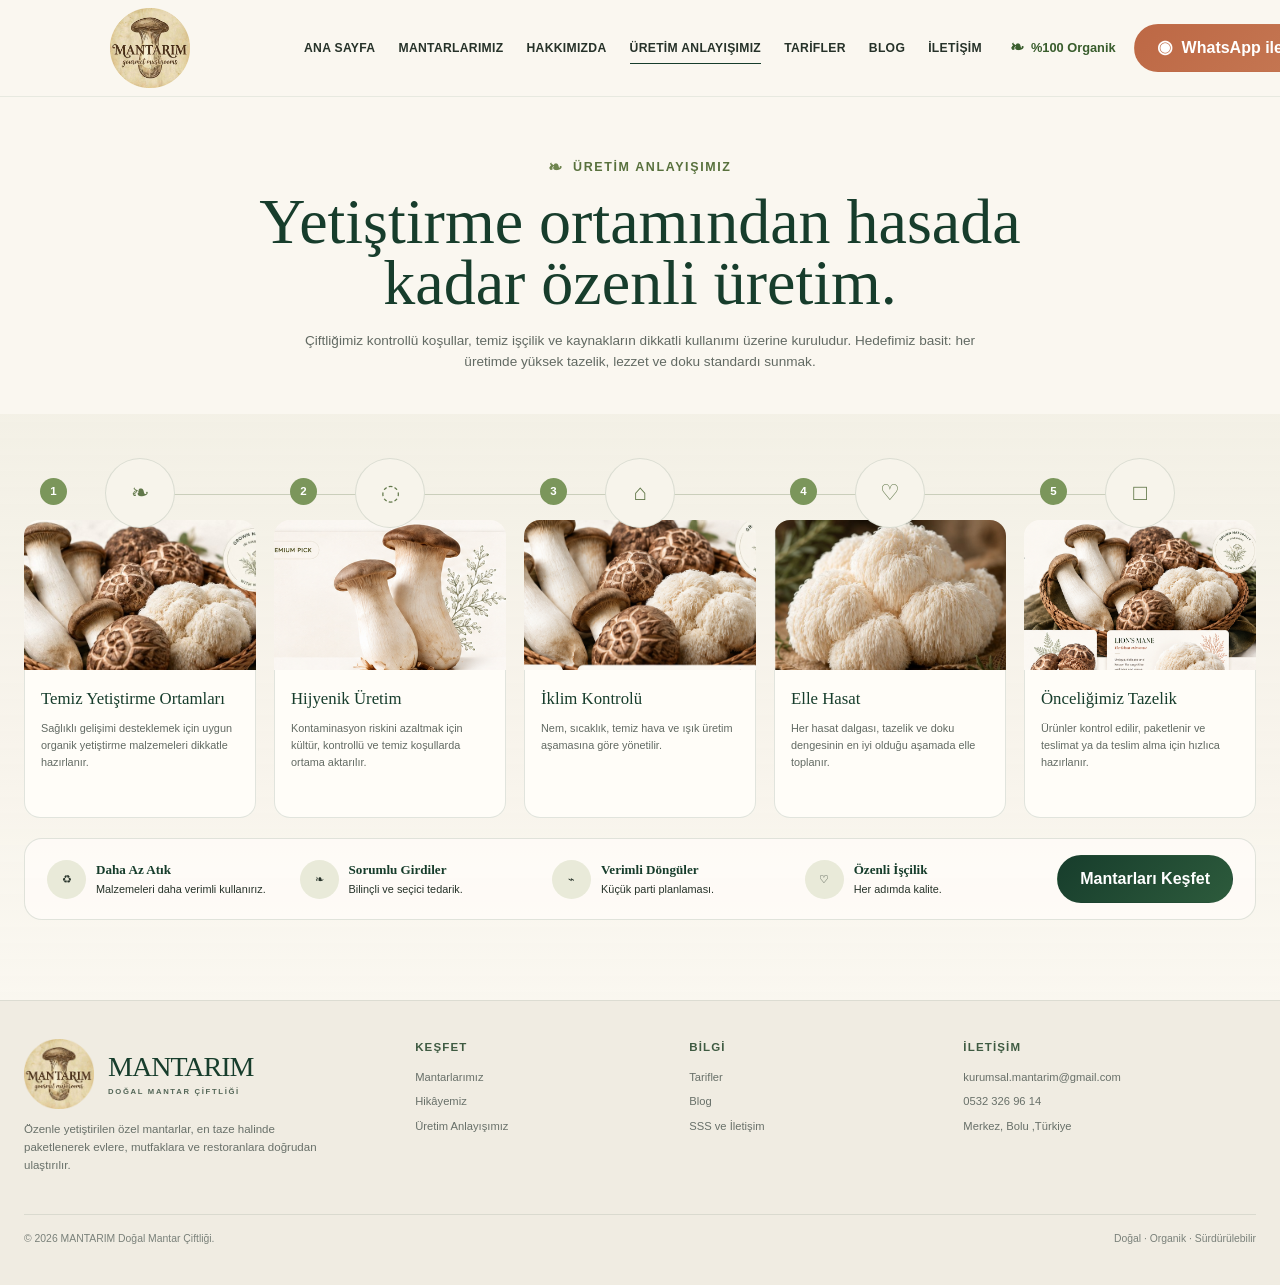
<file: practices.html>
<!DOCTYPE html>

<html lang="tr">

<head>
    <meta charset="utf-8" />
    <meta content="width=device-width,initial-scale=1" name="viewport" />
    <meta content="MANTARIM seçkin organik mantarları; özenle yetiştirilir, taze hasat edilir ve dikkatle paketlenir."
        name="description" />
    <meta content="#173d2c" name="theme-color" />
    <link href="styles.css" rel="stylesheet" />
    <title>MANTARIM | Seçkin Organik Mantarlar</title>
</head>

<body>
    <header class="site-header">
    <div class="container header-inner">

        <a aria-label="MANTARIM ana sayfa" class="logo" href="index.html">
    <img src="assets/brand.png" alt="MANTARIM" class="logo-img">
</a>
            <nav aria-label="Ana menü" class="nav"><a class="" href="index.html">Ana Sayfa</a><a class=""
                    href="mushrooms.html">Mantarlarımız</a><a class="" href="about.html">Hakkımızda</a><a class="active"
                    href="practices.html">Üretim Anlayışımız</a><a class="" href="recipes.html">Tarifler</a><a class=""
                    href="journal.html">Blog</a><a class="" href="contact.html">İletişim</a></nav>
            <div class="header-actions">
                <span class="organic-chip">%100 Organik</span>
                <a class="btn btn-rust btn-whatsapp"
                    href="https://wa.me/905323269614?text=Merhaba+MANTARIM%2C+%C3%BCr%C3%BCnleriniz+ve+sipari%C5%9F+se%C3%A7enekleri+hakk%C4%B1nda+bilgi+almak+istiyorum."
                    rel="noopener" target="_blank">WhatsApp ile Bilgi Al</a>
            </div>
        </div>
    </header>
    <main>
        <section class="content-hero">
            <div class="container"><span class="eyebrow">Üretim Anlayışımız</span>
                <h1>Yetiştirme ortamından hasada kadar özenli üretim.</h1>
                <p>Çiftliğimiz kontrollü koşullar, temiz işçilik ve kaynakların dikkatli kullanımı üzerine kuruludur.
                    Hedefimiz basit: her üretimde yüksek tazelik, lezzet ve doku standardı sunmak.</p>
            </div>
        </section>
        <section class="process-section">
            <div class="container">
                <div class="process-grid">
                    <article class="process-card">
                        <div class="process-number">1</div>
                        <div class="process-icon">❧</div>
                        <div class="process-image"><img alt="Yetiştirme ortamı" src="assets/home-hero.jpg" /></div>
                        <div class="process-body">
                            <h3>Temiz Yetiştirme Ortamları</h3>
                            <p>Sağlıklı gelişimi desteklemek için uygun organik yetiştirme malzemeleri dikkatle
                                hazırlanır.</p>
                        </div>
                    </article>
                    <article class="process-card">
                        <div class="process-number">2</div>
                        <div class="process-icon">◌</div>
                        <div class="process-image"><img alt="Yetiştirme torbaları" src="assets/eryngii.png" /></div>
                        <div class="process-body">
                            <h3>Hijyenik Üretim</h3>
                            <p>Kontaminasyon riskini azaltmak için kültür, kontrollü ve temiz koşullarda ortama
                                aktarılır.</p>
                        </div>
                    </article>
                    <article class="process-card">
                        <div class="process-number">3</div>
                        <div class="process-icon">⌂</div>
                        <div class="process-image crop-shiitake"></div>
                        <div class="process-body">
                            <h3>İklim Kontrolü</h3>
                            <p>Nem, sıcaklık, temiz hava ve ışık üretim aşamasına göre yönetilir.</p>
                        </div>
                    </article>
                    <article class="process-card">
                        <div class="process-number">4</div>
                        <div class="process-icon">♡</div>
                        <div class="process-image"><img alt="Taze mantar hasadı" src="assets/lion-detail.jpg" /></div>
                        <div class="process-body">
                            <h3>Elle Hasat</h3>
                            <p>Her hasat dalgası, tazelik ve doku dengesinin en iyi olduğu aşamada elle toplanır.</p>
                        </div>
                    </article>
                    <article class="process-card">
                        <div class="process-number">5</div>
                        <div class="process-icon">□</div>
                        <div class="process-image"><img alt="Paketleme" src="assets/home-hero.png" /></div>
                        <div class="process-body">
                            <h3>Önceliğimiz Tazelik</h3>
                            <p>Ürünler kontrol edilir, paketlenir ve teslimat ya da teslim alma için hızlıca hazırlanır.
                            </p>
                        </div>
                    </article>
                </div>
                <div class="value-strip">
                    <div class="item"><i>♻</i>
                        <div><strong>Daha Az Atık</strong>Malzemeleri daha verimli kullanırız.</div>
                    </div>
                    <div class="item"><i>❧</i>
                        <div><strong>Sorumlu Girdiler</strong>Bilinçli ve seçici tedarik.</div>
                    </div>
                    <div class="item"><i>⌁</i>
                        <div><strong>Verimli Döngüler</strong>Küçük parti planlaması.</div>
                    </div>
                    <div class="item"><i>♡</i>
                        <div><strong>Özenli İşçilik</strong>Her adımda kalite.</div>
                    </div><a class="btn btn-green" href="mushrooms.html">Mantarları Keşfet</a>
                </div>
            </div>
        </section>
    </main>
    <footer class="site-footer">
        <div class="container">
            <div class="footer-grid">
                <div>
<div class="footer-brand">
    <img src="assets/brand.png" alt="MANTARIM" class="footer-logo-img">

    <span class="brand-copy">
        <strong>MANTARIM</strong>
        <small>DOĞAL MANTAR ÇİFTLİĞİ</small>
    </span>
</div>
                    <p class="footer-copy">Özenle yetiştirilen özel mantarlar, en taze halinde paketlenerek evlere,
                        mutfaklara ve restoranlara doğrudan ulaştırılır.</p>
                </div>
                <div class="footer-col">
                    <h4>Keşfet</h4><a href="mushrooms.html">Mantarlarımız</a><a href="about.html">Hikâyemiz</a><a
                        href="practices.html">Üretim Anlayışımız</a>
                </div>
                <div class="footer-col">
                    <h4>Bilgi</h4><a href="recipes.html">Tarifler</a><a href="journal.html">Blog</a><a
                        href="contact.html">SSS ve İletişim</a>
                </div>
                <div class="footer-col">
                    <h4>İletişim</h4>
                    <p>kurumsal.mantarim@gmail.com</p>
                    <p>0532 326 96 14</p>
                    <p>Merkez, Bolu ,Türkiye</p>
                </div>
            </div>
            <div class="footer-bottom"><span>© 2026 MANTARIM Doğal Mantar Çiftliği.</span><span>Doğal · Organik ·
                    Sürdürülebilir</span></div>
        </div>
    </footer>
</body>

</html>
</file>
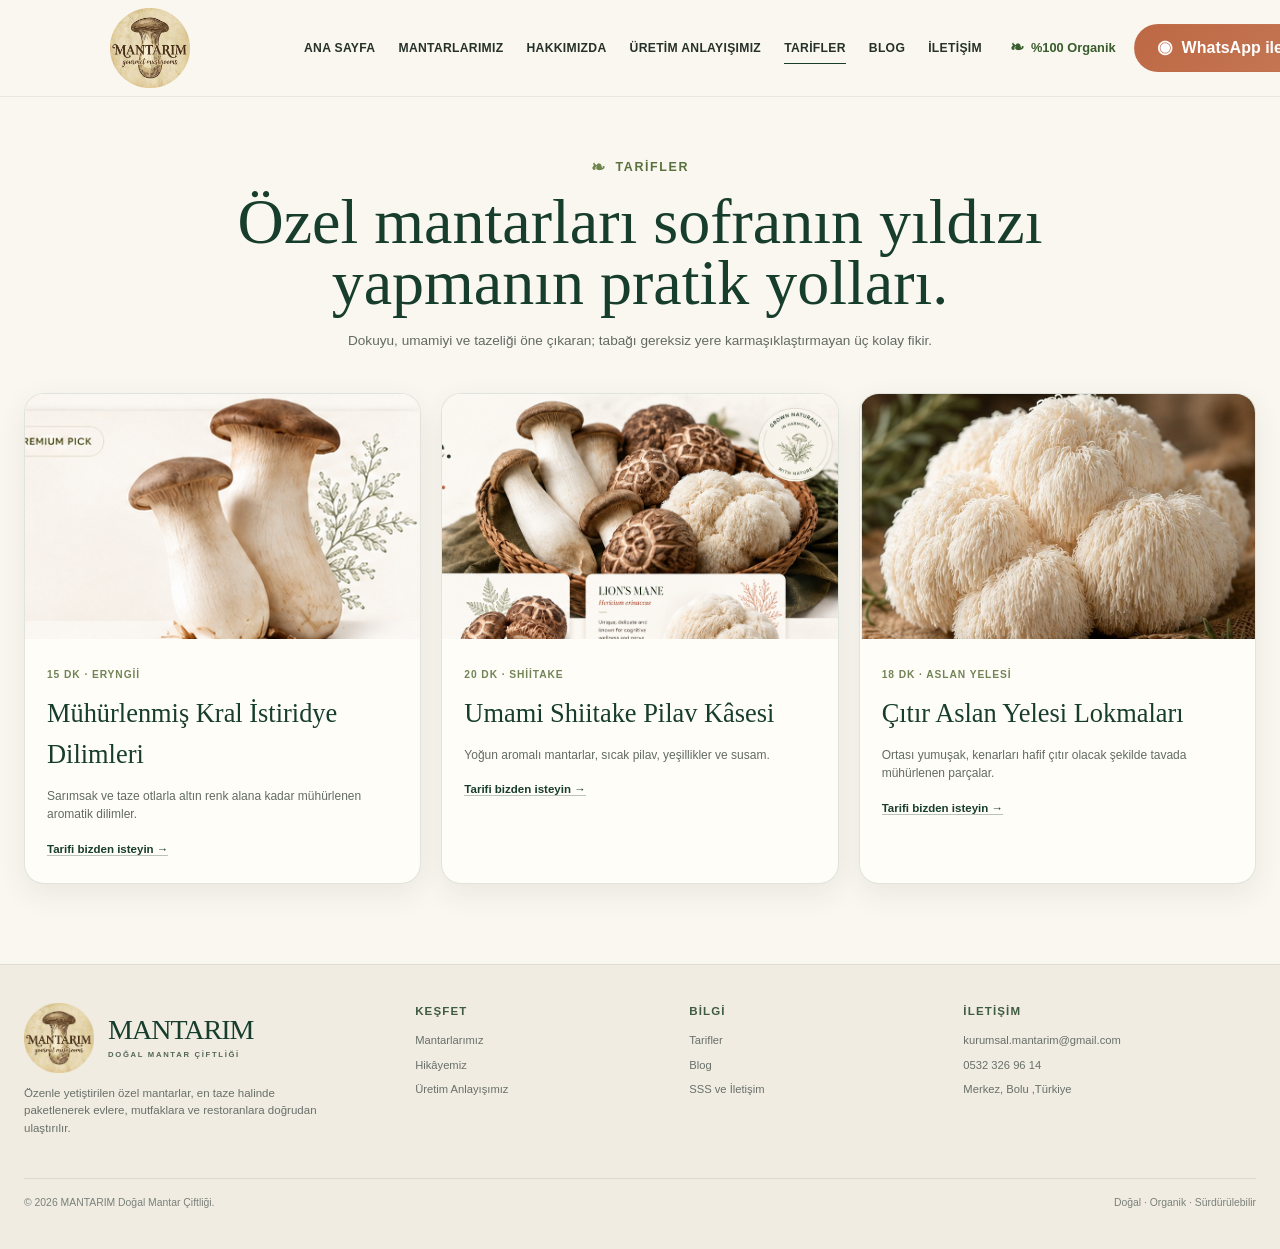
<file: recipes.html>
<!DOCTYPE html>

<html lang="tr">

<head>
    <meta charset="utf-8" />
    <meta content="width=device-width,initial-scale=1" name="viewport" />
    <meta content="MANTARIM seçkin organik mantarları; özenle yetiştirilir, taze hasat edilir ve dikkatle paketlenir."
        name="description" />
    <meta content="#173d2c" name="theme-color" />
    <link href="styles.css" rel="stylesheet" />
    <title>MANTARIM | Seçkin Organik Mantarlar</title>
</head>

<body>
    <header class="site-header">
    <div class="container header-inner">

        <a aria-label="MANTARIM ana sayfa" class="logo" href="index.html">
    <img src="assets/brand.png" alt="MANTARIM" class="logo-img">
</a>
            <nav aria-label="Ana menü" class="nav"><a class="" href="index.html">Ana Sayfa</a><a class=""
                    href="mushrooms.html">Mantarlarımız</a><a class="" href="about.html">Hakkımızda</a><a class=""
                    href="practices.html">Üretim Anlayışımız</a><a class="active" href="recipes.html">Tarifler</a><a
                    class="" href="journal.html">Blog</a><a class="" href="contact.html">İletişim</a></nav>
            <div class="header-actions">
                <span class="organic-chip">%100 Organik</span>
                <a class="btn btn-rust btn-whatsapp"
                    href="https://wa.me/905323269614?text=Merhaba+MANTARIM%2C+%C3%BCr%C3%BCnleriniz+ve+sipari%C5%9F+se%C3%A7enekleri+hakk%C4%B1nda+bilgi+almak+istiyorum."
                    rel="noopener" target="_blank">WhatsApp ile Bilgi Al</a>
            </div>
        </div>
    </header>
    <main>
        <section class="content-hero">
            <div class="container"><span class="eyebrow">Tarifler</span>
                <h1>Özel mantarları sofranın yıldızı yapmanın pratik yolları.</h1>
                <p>Dokuyu, umamiyi ve tazeliği öne çıkaran; tabağı gereksiz yere karmaşıklaştırmayan üç kolay fikir.</p>
            </div>
        </section>
        <section>
            <div class="container card-grid">
                <article class="editorial-card">
                    <div class="editorial-image"><img alt="Eryngii tarifi" src="assets/eryngii.png" /></div>
                    <div class="editorial-body"><span class="kicker">15 dk · Eryngii</span>
                        <h3>Mühürlenmiş Kral İstiridye Dilimleri</h3>
                        <p>Sarımsak ve taze otlarla altın renk alana kadar mühürlenen aromatik dilimler.</p><a
                            href="contact.html">Tarifi bizden isteyin →</a>
                    </div>
                </article>
                <article class="editorial-card">
                    <div class="editorial-image"><img alt="Shiitake tarifi" src="assets/home-hero.png" /></div>
                    <div class="editorial-body"><span class="kicker">20 dk · Shiitake</span>
                        <h3>Umami Shiitake Pilav Kâsesi</h3>
                        <p>Yoğun aromalı mantarlar, sıcak pilav, yeşillikler ve susam.</p><a href="contact.html">Tarifi
                            bizden isteyin →</a>
                    </div>
                </article>
                <article class="editorial-card">
                    <div class="editorial-image"><img alt="Aslan Yelesi tarifi" src="assets/lion-detail.jpg" /></div>
                    <div class="editorial-body"><span class="kicker">18 dk · Aslan Yelesi</span>
                        <h3>Çıtır Aslan Yelesi Lokmaları</h3>
                        <p>Ortası yumuşak, kenarları hafif çıtır olacak şekilde tavada mühürlenen parçalar.</p><a
                            href="contact.html">Tarifi bizden isteyin →</a>
                    </div>
                </article>
            </div>
        </section>
    </main>
    <footer class="site-footer">
        <div class="container">
            <div class="footer-grid">
                <div>
<div class="footer-brand">
    <img src="assets/brand.png" alt="MANTARIM" class="footer-logo-img">

    <span class="brand-copy">
        <strong>MANTARIM</strong>
        <small>DOĞAL MANTAR ÇİFTLİĞİ</small>
    </span>
</div>
                    <p class="footer-copy">Özenle yetiştirilen özel mantarlar, en taze halinde paketlenerek evlere,
                        mutfaklara ve restoranlara doğrudan ulaştırılır.</p>
                </div>
                <div class="footer-col">
                    <h4>Keşfet</h4><a href="mushrooms.html">Mantarlarımız</a><a href="about.html">Hikâyemiz</a><a
                        href="practices.html">Üretim Anlayışımız</a>
                </div>
                <div class="footer-col">
                    <h4>Bilgi</h4><a href="recipes.html">Tarifler</a><a href="journal.html">Blog</a><a
                        href="contact.html">SSS ve İletişim</a>
                </div>
                <div class="footer-col">
                    <h4>İletişim</h4>
                    <p>kurumsal.mantarim@gmail.com</p>
                    <p>0532 326 96 14</p>
                    <p>Merkez, Bolu ,Türkiye</p>
                </div>
            </div>
            <div class="footer-bottom"><span>© 2026 MANTARIM Doğal Mantar Çiftliği.</span><span>Doğal · Organik ·
                    Sürdürülebilir</span></div>
        </div>
    </footer>
</body>

</html>
</file>
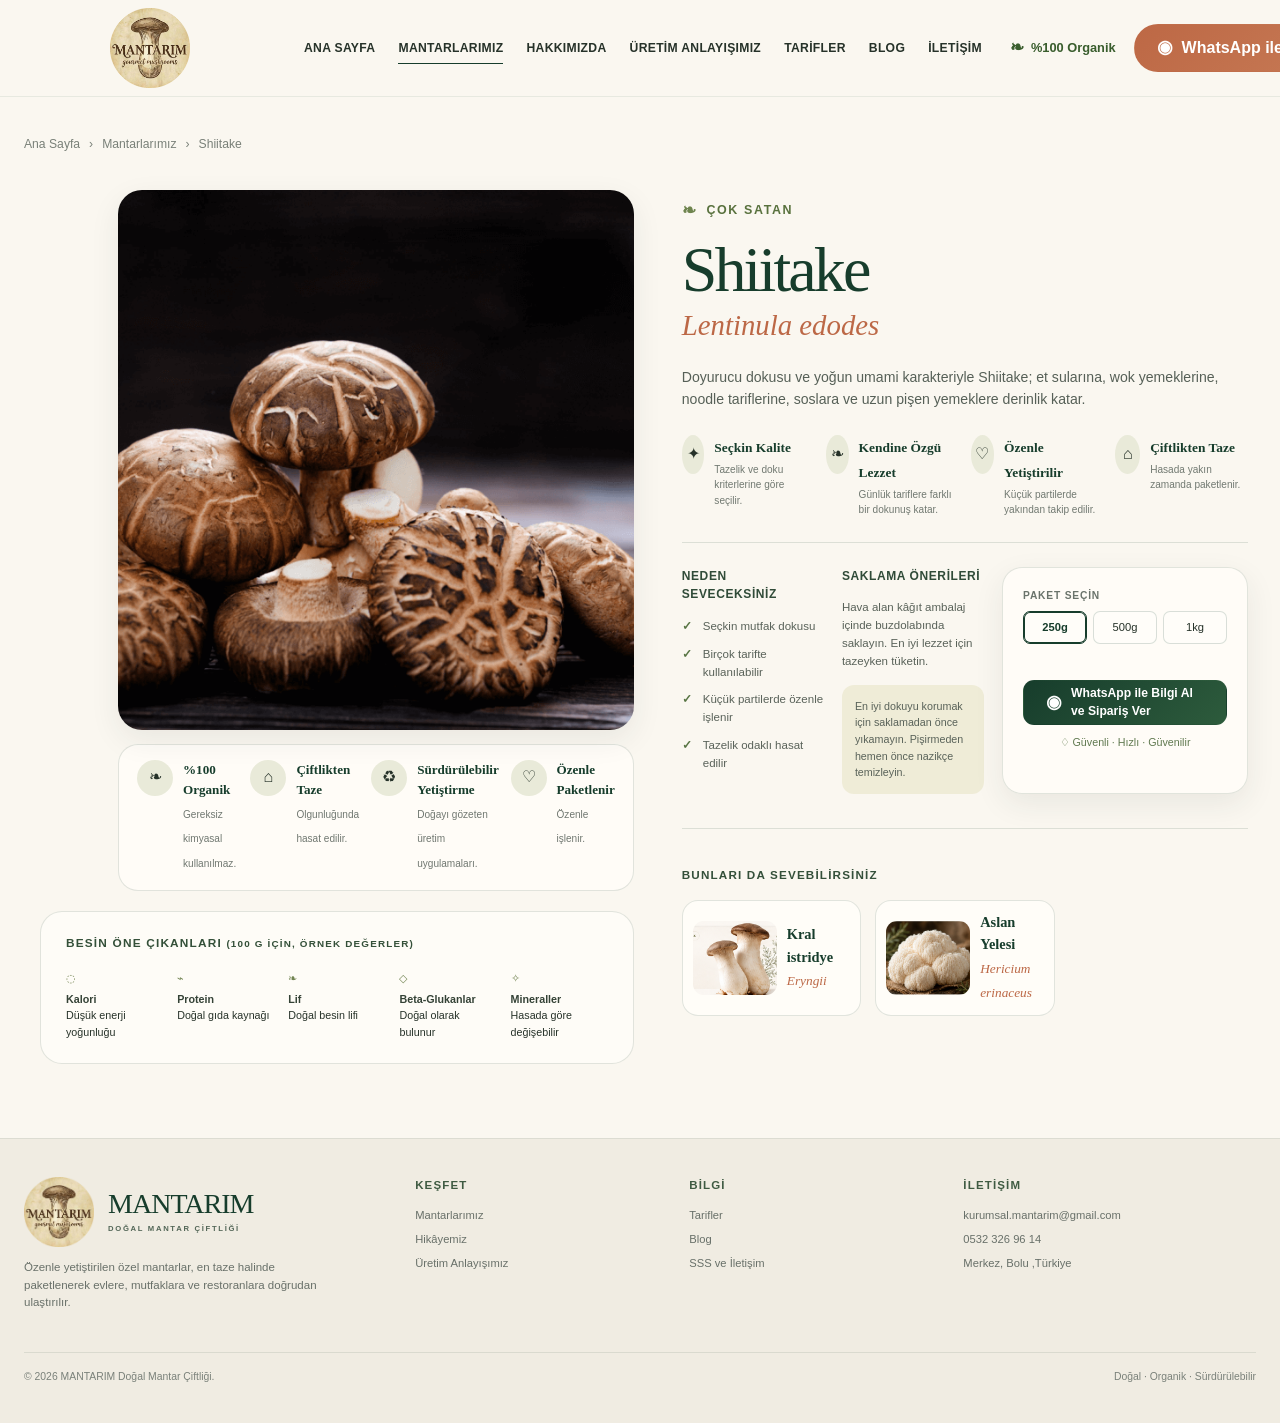
<file: shiitake.html>
<!DOCTYPE html>

<html lang="tr">

<head>
    <meta charset="utf-8" />
    <meta content="width=device-width,initial-scale=1" name="viewport" />
    <meta content="MANTARIM seçkin organik mantarları; özenle yetiştirilir, taze hasat edilir ve dikkatle paketlenir."
        name="description" />
    <meta content="#173d2c" name="theme-color" />
    <link href="styles.css" rel="stylesheet" />
    <title>MANTARIM | Seçkin Organik Mantarlar</title>
</head>

<body>
    <header class="site-header">
        <div class="container header-inner">

            <a aria-label="MANTARIM ana sayfa" class="logo" href="index.html">
                <img src="assets/brand.png" alt="MANTARIM" class="logo-img">
            </a>
            <nav aria-label="Ana menü" class="nav"><a class="" href="index.html">Ana Sayfa</a><a class="active"
                    href="mushrooms.html">Mantarlarımız</a><a class="" href="about.html">Hakkımızda</a><a class=""
                    href="practices.html">Üretim Anlayışımız</a><a class="" href="recipes.html">Tarifler</a><a class=""
                    href="journal.html">Blog</a><a class="" href="contact.html">İletişim</a></nav>
            <div class="header-actions">
                <span class="organic-chip">%100 Organik</span>
                <a class="btn btn-rust btn-whatsapp"
                    href="https://wa.me/905323269614?text=Merhaba+MANTARIM%2C+%C3%BCr%C3%BCnleriniz+ve+sipari%C5%9F+se%C3%A7enekleri+hakk%C4%B1nda+bilgi+almak+istiyorum."
                    rel="noopener" target="_blank">WhatsApp ile Bilgi Al</a>
            </div>
        </div>
    </header>
    <main>
        <section class="page-top">
            <div class="container">
                <div class="breadcrumb"><a href="index.html">Ana Sayfa</a><span>›</span><a
                        href="mushrooms.html">Mantarlarımız</a><span>›</span><span>Shiitake</span></div>
            </div>
        </section>
        <section class="product-detail">
            <div class="container detail-grid">
                <div>
                    <div class="gallery-layout">
                        <div class="thumb-stack">
                            <div ></div>
                            <div ></div>
                            <div >
                            </div>
                        </div>
                        <div class="detail-main-image shiitake"></div>
                    </div>
                    <div class="quality-bar">
                        <div class="quality-cell"><i>❧</i>
                            <div><strong>%100 Organik</strong><span>Gereksiz kimyasal kullanılmaz.</span></div>
                        </div>
                        <div class="quality-cell"><i>⌂</i>
                            <div><strong>Çiftlikten Taze</strong><span>Olgunluğunda hasat edilir.</span></div>
                        </div>
                        <div class="quality-cell"><i>♻</i>
                            <div><strong>Sürdürülebilir Yetiştirme</strong><span>Doğayı gözeten üretim
                                    uygulamaları.</span></div>
                        </div>
                        <div class="quality-cell"><i>♡</i>
                            <div><strong>Özenle Paketlenir</strong><span>Özenle işlenir.</span></div>
                        </div>
                    </div>
                    <div class="nutrition-card">
                        <h4>Besin Öne Çıkanları <small>(100 g için, örnek değerler)</small></h4>
                        <div class="nutrition-grid">
                            <div class="nutrition-item"><i>◌</i><strong>Kalori</strong>Düşük enerji yoğunluğu</div>
                            <div class="nutrition-item"><i>⌁</i><strong>Protein</strong>Doğal gıda kaynağı</div>
                            <div class="nutrition-item"><i>❧</i><strong>Lif</strong>Doğal besin lifi</div>
                            <div class="nutrition-item"><i>◇</i><strong>Beta-Glukanlar</strong>Doğal olarak bulunur
                            </div>
                            <div class="nutrition-item"><i>✧</i><strong>Mineraller</strong>Hasada göre değişebilir</div>
                        </div>
                    </div>
                </div>
                <div class="detail-copy"><span class="eyebrow">Çok Satan</span>
                    <h1>Shiitake</h1>
                    <div class="latin">Lentinula edodes</div>
                    <p class="description">Doyurucu dokusu ve yoğun umami karakteriyle Shiitake; et sularına, wok
                        yemeklerine, noodle tariflerine, soslara ve uzun pişen yemeklere derinlik katar.</p>
                    <div class="detail-benefits">
                        <div class="detail-benefit"><i>✦</i>
                            <div><strong>Seçkin Kalite</strong><span>Tazelik ve doku kriterlerine göre seçilir.</span>
                            </div>
                        </div>
                        <div class="detail-benefit"><i>❧</i>
                            <div><strong>Kendine Özgü Lezzet</strong><span>Günlük tariflere farklı bir dokunuş
                                    katar.</span></div>
                        </div>
                        <div class="detail-benefit"><i>♡</i>
                            <div><strong>Özenle Yetiştirilir</strong><span>Küçük partilerde yakından takip
                                    edilir.</span></div>
                        </div>
                        <div class="detail-benefit"><i>⌂</i>
                            <div><strong>Çiftlikten Taze</strong><span>Hasada yakın zamanda paketlenir.</span></div>
                        </div>
                    </div>
                    <div class="detail-lower">
                        <div class="info-block">
                            <h4>Neden seveceksiniz</h4>
                            <ul class="check-list">
                                <li>Seçkin mutfak dokusu</li>
                                <li>Birçok tarifte kullanılabilir</li>
                                <li>Küçük partilerde özenle işlenir</li>
                                <li>Tazelik odaklı hasat edilir</li>
                            </ul>
                        </div>
                        <div class="info-block">
                            <h4>Saklama önerileri</h4>
                            <div class="storage-note">Hava alan kâğıt ambalaj içinde buzdolabında saklayın. En iyi
                                lezzet için tazeyken tüketin.</div>
                            <div class="storage-tip">En iyi dokuyu korumak için saklamadan önce yıkamayın. Pişirmeden
                                hemen önce nazikçe temizleyin.</div>
                        </div>
                        <div class="buy-card">
                            <div class="size-label">Paket seçin</div>
                            <div class="size-pills"><a class="active"
                                    href="https://wa.me/905323269614?text=Merhaba+MANTARIM%2C+%C3%BCr%C3%BCnleriniz+ve+sipari%C5%9F+se%C3%A7enekleri+hakk%C4%B1nda+bilgi+almak+istiyorum.">250g</a><a
                                    href="https://wa.me/905323269614?text=Merhaba+MANTARIM%2C+%C3%BCr%C3%BCnleriniz+ve+sipari%C5%9F+se%C3%A7enekleri+hakk%C4%B1nda+bilgi+almak+istiyorum.">500g</a><a
                                    href="https://wa.me/905323269614?text=Merhaba+MANTARIM%2C+%C3%BCr%C3%BCnleriniz+ve+sipari%C5%9F+se%C3%A7enekleri+hakk%C4%B1nda+bilgi+almak+istiyorum.">1kg</a>
                            </div>
                            <div class="buy-card-top">
                                <div>

                                </div>
                            </div><a class="btn btn-green btn-whatsapp"
                                href="https://wa.me/905323269614?text=Merhaba+MANTARIM%2C+%C3%BCr%C3%BCnleriniz+ve+sipari%C5%9F+se%C3%A7enekleri+hakk%C4%B1nda+bilgi+almak+istiyorum."
                                target="_blank">WhatsApp ile Bilgi Al ve Sipariş Ver</a>
                            <div class="safe-note">♢ Güvenli · Hızlı · Güvenilir</div>
                        </div>
                    </div>
                    <div class="recommend">
                        <h4>Bunları da sevebilirsiniz</h4>
                        <div class="recommend-grid"><a class="recommend-card" href="eryngii.html">
                                <div class="r-img"><img alt="Eryngii" src="assets/eryngii.png" /></div>
                                <div>
                                    <h5>Kral istridye </h5><small>Eryngii</small></b>
                                </div>
                            </a><a class="recommend-card" href="lion-mane.html">
                                <div class="r-img"><img alt="Aslan Yelesi" src="assets/lion-detail.jpg" /></div>
                                <div>
                                    <h5>Aslan Yelesi</h5><small>Hericium erinaceus</small>
                                </div>
                            </a></div>
                    </div>
                </div>
            </div>
        </section>
    </main>
    <footer class="site-footer">
        <div class="container">
            <div class="footer-grid">
                <div>
                    <div class="footer-brand">
                        <img src="assets/brand.png" alt="MANTARIM" class="footer-logo-img">

                        <span class="brand-copy">
                            <strong>MANTARIM</strong>
                            <small>DOĞAL MANTAR ÇİFTLİĞİ</small>
                        </span>
                    </div>
                    <p class="footer-copy">Özenle yetiştirilen özel mantarlar, en taze halinde paketlenerek evlere,
                        mutfaklara ve restoranlara doğrudan ulaştırılır.</p>
                </div>
                <div class="footer-col">
                    <h4>Keşfet</h4><a href="mushrooms.html">Mantarlarımız</a><a href="about.html">Hikâyemiz</a><a
                        href="practices.html">Üretim Anlayışımız</a>
                </div>
                <div class="footer-col">
                    <h4>Bilgi</h4><a href="recipes.html">Tarifler</a><a href="journal.html">Blog</a><a
                        href="contact.html">SSS ve İletişim</a>
                </div>
                <div class="footer-col">
                    <h4>İletişim</h4>
                    <p>kurumsal.mantarim@gmail.com</p>
                    <p>0532 326 96 14</p>
                    <p>Merkez, Bolu ,Türkiye</p>

                </div>
            </div>
            <div class="footer-bottom"><span>© 2026 MANTARIM Doğal Mantar Çiftliği.</span><span>Doğal · Organik ·
                    Sürdürülebilir</span></div>
        </div>
    </footer>
</body>

</html>
</file>
<file: styles.css>
:root {
  --forest: #173d2c;
  --forest-2: #214d35;
  --forest-3: #2f5b40;
  --moss: #7d8f61;
  --sage: #a9b68d;
  --sage-soft: #e9ead9;
  --rust: #bc6846;
  --rust-dark: #9d5136;
  --cream: #faf7f0;
  --paper: #fffdf8;
  --sand: #eee7da;
  --ink: #263229;
  --muted: #667067;
  --line: rgba(23, 61, 44, .13);
  --shadow: 0 18px 55px rgba(42, 55, 45, .10);
  --shadow-soft: 0 10px 30px rgba(42, 55, 45, .08);
  --r-xl: 30px;
  --r-lg: 22px;
  --r-md: 16px;
  --max: 1510px;
}

* {
  box-sizing: border-box
}

html {
  scroll-behavior: smooth
}

body {
  margin: 0;
  background: var(--cream);
  color: var(--ink);
  font-family: Inter, ui-sans-serif, -apple-system, BlinkMacSystemFont, "Segoe UI", Arial, sans-serif;
  line-height: 1.55;
  -webkit-font-smoothing: antialiased
}

body::before {
  content: "";
  position: fixed;
  inset: 0;
  pointer-events: none;
  opacity: .38;
  background-image: radial-gradient(rgba(36, 54, 43, .04) .7px, transparent .7px);
  background-size: 8px 8px;
  z-index: -1
}

img {
  display: block;
  max-width: 100%
}

a {
  color: inherit;
  text-decoration: none
}

button,
input,
textarea,
select {
  font: inherit
}

button {
  color: inherit
}

.container {
  width: min(calc(100% - 48px), var(--max));
  margin-inline: auto
}

.serif,
h1,
h2,
h3,
.product-name,
.quote-text {
  font-family: "Iowan Old Style", "Palatino Linotype", "Book Antiqua", Georgia, serif;
  color: var(--forest)
}

.accent {
  color: var(--rust)
}

.eyebrow {
  display: inline-flex;
  align-items: center;
  gap: 9px;
  color: #58713d;
  font-size: .78rem;
  font-weight: 800;
  letter-spacing: .13em;
  text-transform: uppercase
}

.eyebrow::before {
  content: "❧";
  font-size: 1.05rem;
  color: #6e844e
}

.section {
  padding: 84px 0;
  position: relative
}

.section-soft {
  background: linear-gradient(180deg, rgba(235, 232, 216, .48), rgba(255, 253, 248, .25))
}

.section-head {
  display: flex;
  justify-content: space-between;
  gap: 40px;
  align-items: end;
  margin-bottom: 34px
}

.section-head h2 {
  margin: 8px 0 0;
  font-size: clamp(2.4rem, 4.2vw, 4.85rem);
  font-weight: 500;
  line-height: .98;
  letter-spacing: -.035em
}

.section-head p {
  max-width: 520px;
  margin: 0 0 10px;
  color: #566057
}

.pill {
  display: inline-flex;
  align-items: center;
  gap: 8px;
  padding: 8px 13px;
  border-radius: 999px;
  border: 1px solid var(--line);
  background: rgba(255, 253, 248, .65);
  font-size: .72rem;
  font-weight: 800;
  text-transform: uppercase;
  letter-spacing: .06em;
  color: #5f7144
}

.rule {
  height: 1px;
  background: var(--line);
  margin: 28px 0
}

/* Header */
.site-header {
  position: sticky;
  top: 0;
  z-index: 100;
  background: rgba(250, 247, 240, .95);
  backdrop-filter: blur(16px);
  border-bottom: 1px solid rgba(23, 61, 44, 0.08);
}

.header-inner {
  min-height: 96px;
  display: flex;
  grid-template-columns: 300px 1fr auto;
  align-items: center;
  gap: 28px
}

.logo img {
  width: 252px;
  height: auto
}

.logo {
    display: flex;
    align-items: center;
    gap: 12px;
    text-decoration: none;
}

.logo {
    display: flex;
    align-items: center;
    flex-shrink: 0;
}
.logo-img {
    width: 80px;
    height: auto;
    max-height: 80px;
    object-fit: contain;
    display: block;
}

.logo-image {
    width: 160px;
    height: auto;
    display: block;
}

.brand-copy {
    display: flex;
    flex-direction: column;
}

.brand-copy strong {
    font-size: 20px;
    line-height: 1;
}

.brand-copy small {
    margin-top: 4px;
    font-size: 10px;
    letter-spacing: 1.5px;
}

.nav {
  display: flex;
  justify-content: center;
  align-items: center;
  gap: clamp(18px, 1.8vw, 31px)
}

.nav a {
  position: relative;
  font-size: .76rem;
  font-weight: 700;
  letter-spacing: .025em;
  text-transform: uppercase;
  white-space: nowrap;
  padding: 7px 0
}

.nav a::after {
  content: "";
  position: absolute;
  left: 50%;
  right: 50%;
  bottom: 0;
  height: 1.5px;
  background: var(--forest);
  transition: .25s ease
}

.nav a:hover::after,
.nav a.active::after {
  left: 0;
  right: 0
}

.header-actions {
  display: flex;
  align-items: center;
  gap: 18px;
  white-space: nowrap
}

.organic-chip {
  font-size: .8rem;
  font-weight: 800;
  color: #395d2d;
  display: flex;
  align-items: center;
  gap: 7px
}

.organic-chip::before {
  content: "❧";
  font-size: 1.05rem
}

.btn {
  display: inline-flex;
  align-items: center;
  justify-content: center;
  gap: 9px;
  min-height: 48px;
  padding: 0 22px;
  border-radius: 999px;
  border: 1px solid transparent;
  font-weight: 800;
  transition: .2s ease;
  cursor: pointer
}

.btn:hover {
  transform: translateY(-2px);
  box-shadow: var(--shadow-soft)
}

.btn-green {
  color: #fff;
  background: linear-gradient(135deg, #173d2c, #2d5b3c)
}

.btn-rust {
  color: #fff;
  background: linear-gradient(135deg, #bd6845, #c77b56)
}

.btn-outline {
  color: var(--forest);
  border-color: rgba(23, 61, 44, .18);
  background: rgba(255, 255, 255, .58)
}

.btn-whatsapp::before {
  content: "◉";
  font-size: 1.12rem
}

.mobile-toggle {
  display: none
}

/* Decorative botanical lines */
.botanical {
  position: absolute;
  width: 160px;
  height: 260px;
  opacity: .18;
  pointer-events: none;
  background: repeating-linear-gradient(60deg, transparent 0 18px, rgba(46, 78, 52, .5) 19px 20px, transparent 21px 40px);
  mask-image: radial-gradient(ellipse at center, #000 25%, transparent 73%)
}

.botanical.left {
  left: -50px;
  top: 130px;
  transform: rotate(-12deg)
}

.botanical.right {
  right: -45px;
  bottom: 20px;
  transform: rotate(15deg)
}

/* Home hero */
.home-hero {
  padding: 34px 0 0;
  position: relative;
  overflow: hidden
}

.home-hero-grid {
  display: grid;
  grid-template-columns: .92fr 1.08fr;
  align-items: center;
  min-height: 620px;
  gap: 26px
}

.hero-copy {
  padding-left: 76px;
  position: relative;
  z-index: 2
}

.hero-copy h1 {
  font-size: clamp(3.75rem, 6.1vw, 7rem);
  font-weight: 500;
  line-height: .93;
  letter-spacing: -.055em;
  margin: 18px 0 20px;
  max-width: 720px
}

.hero-copy .lead {
  font-size: 1.04rem;
  max-width: 555px;
  color: #536057;
  margin: 0 0 25px
}

.hero-actions {
  display: flex;
  align-items: center;
  gap: 14px;
  flex-wrap: wrap
}

.fresh-chip {
  display: flex;
  align-items: center;
  gap: 12px;
  padding: 8px 15px;
  border-radius: 999px;
  background: rgba(255, 253, 248, .66);
  border: 1px solid var(--line);
  font-size: .8rem
}

.fresh-chip i {
  width: 34px;
  height: 34px;
  display: grid;
  place-items: center;
  border-radius: 50%;
  background: var(--sage-soft);
  font-style: normal;
  color: #607840
}

.hero-media {
  height: 610px;
  position: relative;
  overflow: hidden;
  border-radius: 0 0 0 70px
}

.hero-media::after {
  content: "DOĞAL YETİŞİR\A DOĞAYLA UYUM\A İÇİNDE";
  white-space: pre;
  text-align: center;
  position: absolute;
  right: 54px;
  top: 28px;
  width: 135px;
  height: 135px;
  border: 1px solid rgba(83, 105, 62, .35);
  border-radius: 50%;
  display: grid;
  place-items: center;
  color: #5d7146;
  font-size: .63rem;
  font-weight: 800;
  letter-spacing: .13em;
  line-height: 1.8;
  background: rgba(250, 247, 240, .72);
  backdrop-filter: blur(2px)
}

.hero-media img {
  width: 100%;
  height: 100%;
  object-fit: cover;
  object-position: center 35%
}

.hero-product-row {
  position: relative;
  margin-top: -126px;
  z-index: 5;
  padding-bottom: 22px
}

.hero-product-grid {
  display: grid;
  grid-template-columns: repeat(3, 1fr);
  gap: 28px;
  padding: 0 78px
}

.mini-product {
  min-height: 256px;
  background: rgba(255, 253, 248, .94);
  border: 1px solid rgba(23, 61, 44, .12);
  border-radius: 20px;
  box-shadow: var(--shadow);
  display: grid;
  grid-template-columns: .52fr .48fr;
  overflow: hidden;
  position: relative
}

.mini-product .copy {
  padding: 25px 12px 20px 28px;
  z-index: 2
}

.mini-product .product-name {
  font-size: 1.65rem;
  font-weight: 500;
  line-height: 1;
  margin-bottom: 3px
}

.mini-product .latin {
  font-family: Georgia, serif;
  font-style: italic;
  color: var(--rust);
  font-size: .9rem
}

.mini-product p {
  font-size: .78rem;
  color: #566057;
  margin: 23px 0 14px;
  max-width: 180px
}

.mini-product .micro-benefit {
  font-size: .72rem;
  font-weight: 700;
  color: #66764d
}

.mini-product .visual {
  height: 100%;
  min-height: 250px;
  position: relative;
  overflow: hidden
}

.mini-product .visual img {
  width: 100%;
  height: 100%;
  object-fit: cover
}

.mini-product.eryngii .visual img {
  object-position: 70% 50%
}

.mini-product.shiitake .visual {
  background-image: url('assets/home-hero.png');
  background-size: 205%;
  background-position: 58% 28%;
  background-repeat: no-repeat
}

.mini-product.lion .visual img {
  object-position: 56% 44%
}

/* Promise strip */
.promise {
  padding: 46px 0 50px;
  border-top: 1px solid rgba(23, 61, 44, .08);
  position: relative;
  overflow: hidden
}

.promise-grid {
  display: grid;
  grid-template-columns: 1.25fr repeat(4, .72fr);
  gap: 0;
  align-items: center
}

.promise-copy {
  padding: 0 28px 0 82px;
  border-right: 1px solid var(--line)
}

.promise-copy .eyebrow {
  font-size: .7rem
}

.promise-copy h2 {
  font-size: 2.15rem;
  line-height: 1.05;
  margin: 8px 0 8px;
  font-weight: 500
}

.promise-copy p {
  font-size: .76rem;
  max-width: 310px;
  margin: 0;
  color: #5b655d
}

.promise-item {
  text-align: center;
  padding: 0 18px;
  min-height: 120px;
  display: flex;
  flex-direction: column;
  justify-content: center;
  align-items: center;
  border-right: 1px solid var(--line)
}

.promise-item:last-child {
  border-right: 0
}

.promise-icon {
  width: 56px;
  height: 56px;
  border-radius: 50%;
  display: grid;
  place-items: center;
  background: #e1e2bc;
  color: #506a35;
  font-size: 1.4rem;
  margin-bottom: 9px
}

.promise-item:nth-child(3) .promise-icon,
.promise-item:nth-child(5) .promise-icon {
  background: #c87450;
  color: #fff
}

.promise-item h4 {
  font-family: Georgia, serif;
  font-weight: 500;
  font-size: 1rem;
  margin: 0 0 3px;
  color: var(--forest)
}

.promise-item p {
  margin: 0;
  color: #687068;
  font-size: .7rem;
  max-width: 155px
}

/* Page top */
.page-top {
  padding: 38px 0 12px
}

.breadcrumb {
  font-size: .76rem;
  color: #798078;
  display: flex;
  align-items: center;
  gap: 9px
}

.breadcrumb a:hover {
  color: var(--forest)
}

.page-intro {
  padding: 30px 0 44px;
  position: relative;
  overflow: hidden
}

.page-intro-grid {
  display: grid;
  grid-template-columns: 1.02fr .98fr;
  gap: 44px;
  align-items: center
}

.page-intro h1 {
  font-size: clamp(3rem, 5.2vw, 6rem);
  font-weight: 500;
  line-height: .96;
  letter-spacing: -.045em;
  margin: 14px 0 22px
}

.page-intro p {
  max-width: 600px;
  color: #59645b
}

.intro-benefits {
  display: grid;
  grid-template-columns: repeat(4, 1fr);
  gap: 18px;
  margin-top: 26px
}

.benefit-line {
  display: flex;
  gap: 10px;
  align-items: flex-start;
  font-size: .74rem;
  color: #586159
}

.benefit-line i {
  width: 38px;
  height: 38px;
  display: grid;
  place-items: center;
  border-radius: 50%;
  background: var(--sage-soft);
  font-style: normal;
  color: #5c7340;
  flex: 0 0 auto
}

.benefit-line strong {
  display: block;
  color: #344236;
  margin-bottom: 2px
}

.intro-seal {
  width: 170px;
  height: 170px;
  border: 1px solid rgba(23, 61, 44, .22);
  border-radius: 50%;
  display: grid;
  place-items: center;
  text-align: center;
  margin-left: auto;
  color: #617247;
  font-family: Georgia, serif;
  letter-spacing: .12em;
  font-size: .75rem;
  transform: rotate(-8deg)
}

/* Catalog */
.catalog {
  padding: 12px 0 80px
}

.catalog-grid {
  display: grid;
  grid-template-columns: repeat(3, 1fr);
  gap: 22px
}

.catalog-card {
  background: var(--paper);
  border: 1px solid var(--line);
  border-radius: 24px;
  overflow: hidden;
  box-shadow: var(--shadow-soft);
  transition: .22s ease
}

.catalog-card:hover {
  transform: translateY(-4px);
  box-shadow: var(--shadow)
}

.catalog-image {
  height: 330px;
  position: relative;
  overflow: hidden;
  background: #f3eee4
}

.catalog-image>img {
  width: 100%;
  height: 100%;
  object-fit: cover;
  transition: transform .35s ease
}

.catalog-card:hover .catalog-image>img {
  transform: scale(1.025)
}

.catalog-card.eryngii .catalog-image>img {
  object-position: 62% 48%
}

.catalog-card.shiitake .catalog-image {
  background-image: url('assets/home-hero.png');
  background-size: 200%;
  background-position: 55% 20%;
  background-repeat: no-repeat
}

.catalog-card.lion .catalog-image>img {
  object-position: center 46%
}

.product-badge {
  position: absolute;
  left: 20px;
  top: 18px;
  z-index: 3;
  padding: 8px 13px;
  border-radius: 999px;
  border: 1px solid rgba(23, 61, 44, .14);
  background: rgba(255, 253, 248, .88);
  backdrop-filter: blur(6px);
  font-size: .65rem;
  font-weight: 900;
  text-transform: uppercase;
  letter-spacing: .06em;
  color: #627244
}

.catalog-body {
  padding: 24px 24px 20px
}

.catalog-title-row {
  display: flex;
  justify-content: space-between;
  gap: 20px;
  align-items: start
}

.catalog-body .product-name {
  font-size: 2rem;
  font-weight: 500;
  line-height: 1
}

.catalog-body .latin {
  font-family: Georgia, serif;
  font-style: italic;
  color: var(--rust);
  font-size: .92rem;
  margin-top: 3px
}

.catalog-body p {
  font-size: .8rem;
  color: #59635b;
  min-height: 50px
}

.benefit-tags {
  display: flex;
  gap: 8px;
  flex-wrap: wrap;
  margin: 15px 0
}

.benefit-tags span {
  font-size: .67rem;
  border: 1px solid var(--line);
  border-radius: 999px;
  padding: 7px 10px;
  color: #5c684f;
  background: #fbfaf4
}

.purchase-row {
  border-top: 1px dashed rgba(23, 61, 44, .22);
  padding-top: 15px;
  display: grid;
  grid-template-columns: 1fr auto;
  align-items: end;
  gap: 14px
}

.size-label {
  font-size: .64rem;
  text-transform: uppercase;
  letter-spacing: .08em;
  font-weight: 900;
  color: #6a736b;
  margin-bottom: 7px
}

.size-pills {
  display: flex;
  gap: 6px
}

.size-pills a,
.size-pills span {
  min-width: 58px;
  padding: 7px 10px;
  border: 1px solid rgba(23, 61, 44, .16);
  border-radius: 7px;
  text-align: center;
  font-size: .7rem;
  background: #fffdf9
}

.size-pills .active {
  border-color: var(--forest);
  box-shadow: inset 0 0 0 1px var(--forest);
  color: var(--forest);
  font-weight: 800
}

.price {
  font-family: Georgia, serif;
  font-size: 2rem;
  color: var(--rust);
  line-height: 1;
  text-align: right
}

.price small {
  display: block;
  font-family: Inter, Arial, sans-serif;
  color: #687069;
  font-size: .62rem;
  margin-top: 5px
}

.catalog-actions {
  display: grid;
  grid-template-columns: 1fr 46px;
  gap: 10px;
  margin-top: 15px
}

.catalog-actions .btn {
  min-height: 44px;
  font-size: .78rem
}

.heart {
  height: 44px;
  border-radius: 12px;
  border: 1px solid var(--line);
  display: grid;
  place-items: center;
  font-size: 1.25rem;
  color: #4f6845
}

.bulk-strip {
  margin-top: 28px;
  border: 1px solid var(--line);
  border-radius: 20px;
  background: rgba(255, 253, 248, .75);
  padding: 18px 24px;
  display: grid;
  grid-template-columns: 1.3fr repeat(3, .8fr) auto;
  align-items: center;
  gap: 20px
}

.bulk-main {
  display: flex;
  align-items: center;
  gap: 13px
}

.bulk-main i {
  width: 44px;
  height: 44px;
  display: grid;
  place-items: center;
  border-radius: 50%;
  background: var(--sage-soft);
  font-style: normal
}

.bulk-main strong {
  font-family: Georgia, serif;
  font-size: 1.05rem;
  color: var(--forest)
}

.bulk-main small,
.bulk-feature small {
  display: block;
  color: #757d75;
  font-size: .66rem
}

.bulk-feature {
  font-size: .72rem;
  color: #4d5a50
}

/* Product detail */
.product-detail {
  padding: 24px 0 74px
}

.detail-grid {
  display: grid;
  grid-template-columns: 1.03fr .97fr;
  gap: 48px;
  align-items: start
}

.gallery-layout {
  display: grid;
  grid-template-columns: 82px 1fr;
  gap: 12px
}

.thumb-stack {
  display: flex;
  flex-direction: column;
  gap: 12px
}

.thumb {
  height: 88px;
  border-radius: 14px;
  overflow: hidden;
  border: 1px solid var(--line);
  background: #eee9df
}

.thumb img {
  width: 100%;
  height: 100%;
  object-fit: cover
}

.thumb.active {
  box-shadow: inset 0 0 0 2px var(--forest)
}

.detail-main-image {
  height: 540px;
  border-radius: 24px;
  overflow: hidden;
  background: #e9e2d7;
  box-shadow: var(--shadow-soft)
}

.detail-main-image img {
  width: 100%;
  height: 100%;
  object-fit: cover
}

.detail-main-image.lion img {
  object-position: center 46%
}

.detail-main-image.eryngii img {
  object-position: 61% 50%
}

.detail-main-image.shiitake {
  background-image: url('assets/shiitake-mushrooms-thumbnail.png');
  background-size: 175%;
  background-position: 58% 28%;
  background-repeat: no-repeat
}

.quality-bar {
  margin: 14px 0 0 94px;
  border: 1px solid var(--line);
  border-radius: 20px;
  background: rgba(255, 253, 248, .85);
  padding: 15px 18px;
  display: grid;
  grid-template-columns: repeat(4, 1fr);
  gap: 12px
}

.quality-cell {
  display: flex;
  gap: 10px;
  align-items: flex-start
}

.quality-cell i {
  width: 36px;
  height: 36px;
  display: grid;
  place-items: center;
  border-radius: 50%;
  background: var(--sage-soft);
  font-style: normal;
  flex: 0 0 auto
}

.quality-cell strong {
  display: block;
  font-family: Georgia, serif;
  color: var(--forest);
  font-size: .82rem
}

.quality-cell span {
  font-size: .63rem;
  color: #707770
}

.nutrition-card {
  margin: 20px 0 0 16px;
  border: 1px solid var(--line);
  border-radius: 22px;
  background: rgba(255, 253, 248, .82);
  padding: 22px 25px
}

.nutrition-card h4 {
  font-size: .74rem;
  text-transform: uppercase;
  letter-spacing: .1em;
  margin: 0;
  color: #345039
}

.nutrition-grid {
  display: grid;
  grid-template-columns: repeat(5, 1fr);
  gap: 14px;
  margin-top: 18px
}

.nutrition-item {
  font-size: .67rem
}

.nutrition-item strong {
  display: block;
  color: #344236;
  margin-top: 4px
}

.nutrition-item i {
  font-style: normal;
  color: #718452
}

.detail-copy {
  padding: 8px 8px 0 0
}

.detail-copy h1 {
  font-size: clamp(3.4rem, 5vw, 5.8rem);
  font-weight: 500;
  line-height: .95;
  letter-spacing: -.045em;
  margin: 16px 0 0
}

.detail-copy .latin {
  font-family: Georgia, serif;
  font-style: italic;
  color: var(--rust);
  font-size: 1.8rem;
  margin: 2px 0 20px
}

.detail-copy .description {
  font-size: .88rem;
  color: #566057;
  max-width: 630px
}

.detail-benefits {
  display: grid;
  grid-template-columns: repeat(4, 1fr);
  gap: 12px;
  margin: 24px 0
}

.detail-benefit {
  display: flex;
  gap: 10px;
  align-items: flex-start
}

.detail-benefit i {
  width: 39px;
  height: 39px;
  display: grid;
  place-items: center;
  border-radius: 50%;
  background: var(--sage-soft);
  font-style: normal
}

.detail-benefit strong {
  font-family: Georgia, serif;
  color: var(--forest);
  font-size: .84rem
}

.detail-benefit span {
  display: block;
  font-size: .63rem;
  color: #717971;
  margin-top: 2px
}

.detail-lower {
  border-top: 1px solid var(--line);
  padding-top: 24px;
  display: grid;
  grid-template-columns: 1fr 1fr 1.15fr;
  gap: 18px
}

.info-block h4 {
  font-size: .75rem;
  text-transform: uppercase;
  letter-spacing: .05em;
  color: #304b38;
  margin: 0 0 14px
}

.check-list {
  list-style: none;
  padding: 0;
  margin: 0;
  display: grid;
  gap: 10px
}

.check-list li {
  font-size: .72rem;
  padding-left: 21px;
  position: relative;
  color: #596259
}

.check-list li::before {
  content: "✓";
  position: absolute;
  left: 0;
  color: #577443;
  font-weight: 900
}

.storage-note {
  font-size: .72rem;
  color: #596259
}

.storage-tip {
  margin-top: 14px;
  background: #efecd7;
  border-radius: 12px;
  padding: 13px;
  font-size: .67rem;
  color: #596259
}

.buy-card {
  border: 1px solid var(--line);
  border-radius: 20px;
  padding: 20px;
  background: rgba(255, 253, 248, .88);
  box-shadow: var(--shadow-soft)
}

.buy-card .size-pills a {
  min-width: 64px
}

.buy-card-top {
  display: flex;
  justify-content: space-between;
  align-items: end;
  margin: 18px 0
}

.qty {
  display: flex;
  border: 1px solid var(--line);
  border-radius: 9px;
  overflow: hidden
}

.qty span {
  width: 34px;
  height: 34px;
  display: grid;
  place-items: center;
  border-right: 1px solid var(--line);
  font-size: .8rem
}

.qty span:last-child {
  border-right: 0
}

.buy-card .btn {
  width: 100%;
  min-height: 45px;
  font-size: .76rem;
  border-radius: 11px
}

.safe-note {
  text-align: center;
  color: #607950;
  font-size: .67rem;
  margin-top: 9px
}

.recommend {
  margin-top: 34px;
  border-top: 1px solid var(--line);
  padding-top: 22px
}

.recommend h4 {
  font-size: .73rem;
  text-transform: uppercase;
  letter-spacing: .1em;
  color: #34503a
}

.recommend-grid {
  display: grid;
  grid-template-columns: repeat(3, 1fr);
  gap: 14px
}

.recommend-card {
  border: 1px solid var(--line);
  border-radius: 16px;
  padding: 10px;
  background: #fffdf8;
  display: grid;
  grid-template-columns: 84px 1fr;
  align-items: center;
  gap: 10px
}

.recommend-card .r-img {
  height: 74px;
  border-radius: 11px;
  overflow: hidden;
  background: #eee9e1
}

.recommend-card img {
  width: 100%;
  height: 100%;
  object-fit: cover
}

.recommend-card .r-img.shiitake {
  background-image: url('assets/home-hero.png');
  background-size: 230%;
  background-position: 57% 31%
}

.recommend-card h5 {
  font-family: Georgia, serif;
  color: var(--forest);
  margin: 0;
  font-size: .9rem
}

.recommend-card small {
  font-family: Georgia, serif;
  color: var(--rust);
  font-style: italic
}

.recommend-card b {
  display: block;
  color: var(--rust);
  font-family: Georgia, serif;
  margin-top: 5px
}

/* Story / practices */
.story-hero {
  padding: 40px 0 36px;
  position: relative;
  overflow: hidden
}

.story-grid {
  display: grid;
  grid-template-columns: .78fr 1.22fr;
  gap: 54px;
  align-items: center
}

.story-copy {
  padding-left: 88px
}

.story-copy h1 {
  font-size: clamp(3rem, 4.7vw, 5.5rem);
  font-weight: 500;
  line-height: .95;
  letter-spacing: -.04em;
  margin: 14px 0 18px
}

.story-copy p {
  font-size: .82rem;
  color: #59635b;
  max-width: 470px
}

.story-values {
  display: grid;
  grid-template-columns: 1fr 1fr;
  gap: 18px;
  margin-top: 26px
}

.story-value {
  display: flex;
  gap: 12px;
  align-items: flex-start
}

.story-value i {
  width: 44px;
  height: 44px;
  border-radius: 50%;
  display: grid;
  place-items: center;
  background: var(--sage-soft);
  font-style: normal
}

.story-value strong {
  font-family: Georgia, serif;
  color: var(--forest);
  font-size: .9rem
}

.story-value span {
  font-size: .67rem;
  display: block;
  color: #6f766f
}

.story-photo {
  height: 470px;
  border-radius: 26px;
  overflow: hidden;
  position: relative;
  background: #ddd5c7
}

.story-photo img {
  width: 100%;
  height: 100%;
  object-fit: cover;
  filter: saturate(.78) sepia(.05)
}

.story-photo::after {
  content: "";
  position: absolute;
  inset: 0;
  background: linear-gradient(90deg, rgba(55, 67, 52, .12), transparent 50%)
}

.quote-card {
  position: absolute;
  right: 5%;
  top: 112px;
  width: 260px;
  background: rgba(255, 253, 248, .96);
  border: 1px solid var(--line);
  border-radius: 18px;
  padding: 28px;
  box-shadow: var(--shadow)
}

.quote-card .quote-mark {
  font-family: Georgia, serif;
  color: var(--rust);
  font-size: 3rem;
  line-height: .7
}

.quote-text {
  font-size: 1.5rem;
  line-height: 1.08;
  margin: 16px 0 20px
}

.quote-card small {
  color: #60734a;
  font-weight: 700
}

.process-section {
  padding: 44px 0 80px;
  background: linear-gradient(180deg, rgba(236, 232, 218, .46), rgba(250, 247, 240, .6))
}

.process-head {
  display: flex;
  justify-content: space-between;
  gap: 35px;
  align-items: end;
  margin-bottom: 18px
}

.process-head h2 {
  font-size: 3rem;
  font-weight: 500;
  margin: 5px 0 0
}

.process-head p {
  font-size: .78rem;
  color: #5a635c;
  max-width: 490px
}

.process-grid {
  display: grid;
  grid-template-columns: repeat(5, 1fr);
  gap: 18px;
  position: relative
}

.process-grid::before {
  content: "";
  position: absolute;
  left: 7%;
  right: 7%;
  top: 36px;
  height: 1px;
  background: rgba(76, 105, 57, .25)
}

.process-card {
  position: relative;
  padding-top: 62px
}

.process-number {
  position: absolute;
  top: 20px;
  left: 16px;
  width: 27px;
  height: 27px;
  border-radius: 50%;
  background: #7b965b;
  color: #fff;
  display: grid;
  place-items: center;
  font-size: .72rem;
  font-weight: 900;
  z-index: 2
}

.process-icon {
  position: absolute;
  top: 0;
  left: 50%;
  transform: translateX(-50%);
  width: 70px;
  height: 70px;
  border-radius: 50%;
  border: 1px solid var(--line);
  background: #f7f4eb;
  display: grid;
  place-items: center;
  color: #617749;
  font-size: 1.4rem;
  z-index: 1
}

.process-image {
  height: 150px;
  border-radius: 16px 16px 0 0;
  overflow: hidden;
  background: #ded7ca
}

.process-image img {
  width: 100%;
  height: 100%;
  object-fit: cover
}

.process-image.crop-shiitake {
  background-image: url('assets/home-hero.png');
  background-size: 170%;
  background-position: 58% 26%
}

.process-body {
  min-height: 148px;
  background: #fffdf8;
  border: 1px solid var(--line);
  border-top: 0;
  border-radius: 0 0 16px 16px;
  padding: 16px
}

.process-body h3 {
  font-size: 1.05rem;
  font-weight: 500;
  margin: 0 0 8px
}

.process-body p {
  font-size: .68rem;
  color: #626a63;
  margin: 0
}

.value-strip {
  margin-top: 20px;
  border: 1px solid var(--line);
  border-radius: 18px;
  background: rgba(255, 253, 248, .74);
  padding: 16px 22px;
  display: grid;
  grid-template-columns: repeat(4, 1fr) auto;
  gap: 18px;
  align-items: center
}

.value-strip .item {
  display: flex;
  align-items: center;
  gap: 10px;
  font-size: .68rem
}

.value-strip .item i {
  width: 39px;
  height: 39px;
  border-radius: 50%;
  display: grid;
  place-items: center;
  background: var(--sage-soft);
  font-style: normal
}

.value-strip .item strong {
  font-family: Georgia, serif;
  color: var(--forest);
  font-size: .82rem;
  display: block
}

/* Contact */
.contact-page {
  padding: 38px 0 72px;
  position: relative;
  overflow: hidden
}

.contact-grid {
  display: grid;
  grid-template-columns: .84fr 1.16fr;
  gap: 54px
}

.contact-left {
  padding-left: 82px
}

.contact-left h1 {
  font-size: clamp(3.4rem, 5.2vw, 6rem);
  font-weight: 500;
  line-height: .96;
  letter-spacing: -.04em;
  margin: 14px 0 18px
}

.contact-left>p {
  font-size: .82rem;
  color: #5f6860;
  max-width: 560px
}

.faq-title {
  margin: 34px 0 14px
}

.faq {
  display: grid;
  gap: 10px
}

.faq details {
  border: 1px solid var(--line);
  border-radius: 14px;
  background: rgba(255, 253, 248, .82);
  padding: 0 16px
}

.faq summary {
  list-style: none;
  cursor: pointer;
  padding: 16px 2px;
  font-family: Georgia, serif;
  color: var(--forest);
  display: flex;
  justify-content: space-between;
  align-items: center;
  font-size: 1rem
}

.faq summary::-webkit-details-marker {
  display: none
}

.faq summary::after {
  content: "+";
  font-family: Inter, Arial, sans-serif;
  font-size: 1.1rem
}

.faq details[open] summary::after {
  content: "−"
}

.faq details p {
  padding: 0 2px 16px;
  margin: 0;
  color: #697169;
  font-size: .75rem
}

.contact-help {
  margin: 30px 0 0 44px;
  display: flex;
  align-items: end;
  gap: 24px
}

.contact-help .copy strong {
  display: block;
  font-family: Georgia, serif;
  color: var(--rust);
  font-size: 1.25rem
}

.contact-help .copy p {
  font-size: .72rem;
  color: #697169;
  margin: 5px 0 10px
}

.contact-help img {
  width: 180px;
  height: 130px;
  object-fit: cover;
  object-position: 60% 52%;
  border-radius: 18px
}

.whatsapp-panel {
  border: 1px solid var(--line);
  border-radius: 24px;
  background: linear-gradient(135deg, rgba(240, 238, 221, .78), rgba(255, 253, 248, .92));
  padding: 32px 32px 28px;
  min-height: 405px;
  position: relative;
  overflow: hidden
}

.whatsapp-panel .copy {
  max-width: 48%;
  position: relative;
  z-index: 2
}

.whatsapp-panel h2 {
  font-size: 3rem;
  font-weight: 500;
  line-height: 1;
  margin: 14px 0
}

.whatsapp-panel p {
  font-size: .8rem;
  color: #5b665d
}

.wa-features {
  display: grid;
  grid-template-columns: repeat(3, 1fr);
  gap: 8px;
  margin: 22px 0
}

.wa-feature {
  text-align: center;
  border-right: 1px solid var(--line);
  font-size: .68rem
}

.wa-feature:last-child {
  border-right: 0
}

.wa-feature i {
  width: 44px;
  height: 44px;
  border-radius: 50%;
  display: grid;
  place-items: center;
  background: #f4f1e5;
  margin: 0 auto 7px;
  font-style: normal;
  color: #66804d
}

.whatsapp-panel .btn {
  width: 100%;
  border-radius: 11px
}

.availability {
  text-align: center;
  margin-top: 8px;
  font-size: .68rem;
  color: #6e756f
}

.whatsapp-visual {
  position: absolute;
  right: -10px;
  bottom: -18px;
  width: 52%;
  height: 88%
}

.whatsapp-visual img {
  width: 100%;
  height: 100%;
  object-fit: cover;
  object-position: 60% 50%;
  mix-blend-mode: multiply;
  filter: saturate(.88)
}

.contact-bottom {
  display: grid;
  grid-template-columns: 1.15fr .85fr;
  gap: 0;
  border: 1px solid var(--line);
  border-radius: 24px;
  background: rgba(255, 253, 248, .82);
  margin-top: 14px;
  overflow: hidden
}

.message-form {
  padding: 26px;
  border-right: 1px solid var(--line)
}

.message-form h3,
.business-box h3 {
  font-size: .72rem;
  text-transform: uppercase;
  letter-spacing: .08em;
  margin: 0 0 15px;
  color: #42603d
}

.form-grid {
  display: grid;
  grid-template-columns: 1fr 1fr;
  gap: 10px
}

.form-grid .wide {
  grid-column: 1/-1
}

.field {
  width: 100%;
  border: 1px solid var(--line);
  background: #fdfbf5;
  border-radius: 9px;
  padding: 12px 13px;
  font-size: .72rem;
  outline: none
}

.field:focus {
  border-color: #7d9162;
  box-shadow: 0 0 0 3px rgba(125, 145, 98, .12)
}

textarea.field {
  min-height: 90px;
  resize: vertical
}

.message-form .btn {
  width: 60%;
  border-radius: 10px;
  margin-top: 10px;
  min-height: 42px
}

.reply-note {
  font-size: .65rem;
  color: #717871;
  margin-left: 16px
}

.business-box {
  padding: 26px
}

.business-list {
  display: grid;
  gap: 14px
}

.business-line {
  display: grid;
  grid-template-columns: 30px 1fr;
  gap: 10px;
  font-size: .7rem
}

.business-line i {
  font-style: normal;
  color: #647b4d
}

.business-line strong {
  display: block;
  color: #34483a;
  margin-bottom: 2px
}

.business-stamp {
  margin-top: 18px;
  border: 1px solid var(--line);
  border-radius: 10px;
  padding: 11px 13px;
  font-size: .7rem;
  color: #52624f;
  background: #f3efdf
}

/* Recipe / journal */
.content-hero {
  padding: 58px 0 42px;
  text-align: center
}

.content-hero h1 {
  font-size: clamp(3.2rem, 5vw, 5.5rem);
  font-weight: 500;
  margin: 10px auto 16px;
  line-height: .96;
  max-width: 850px
}

.content-hero p {
  max-width: 680px;
  margin: 0 auto;
  color: #626a63;
  font-size: .85rem
}

.card-grid {
  display: grid;
  grid-template-columns: repeat(3, 1fr);
  gap: 20px;
  padding-bottom: 80px
}

.editorial-card {
  border: 1px solid var(--line);
  border-radius: 20px;
  overflow: hidden;
  background: #fffdf8;
  box-shadow: var(--shadow-soft)
}

.editorial-image {
  height: 245px;
  overflow: hidden;
  background: #e9e3d8
}

.editorial-image img {
  width: 100%;
  height: 100%;
  object-fit: cover
}

.editorial-body {
  padding: 22px
}

.editorial-body .kicker {
  font-size: .64rem;
  text-transform: uppercase;
  letter-spacing: .09em;
  color: #728456;
  font-weight: 800
}

.editorial-body h3 {
  font-size: 1.65rem;
  font-weight: 500;
  margin: 7px 0 10px
}

.editorial-body p {
  font-size: .75rem;
  color: #626b63
}

.editorial-body a {
  font-size: .72rem;
  color: var(--forest);
  font-weight: 800;
  border-bottom: 1px solid rgba(23, 61, 44, .3)
}

/* Footer */
.site-footer {
  border-top: 1px solid rgba(23, 61, 44, .09);
  background: #f0ece2;
  padding: 38px 0
}

.footer-grid {
  display: grid;
  grid-template-columns: 1.2fr .8fr .8fr 1fr;
  gap: 40px
}

.footer-logo {
  width: 220px
}

.footer-copy {
  font-size: .72rem;
  color: #687069;
  max-width: 300px;
  margin-top: 12px
}

.footer-col h4 {
  font-size: .72rem;
  text-transform: uppercase;
  letter-spacing: .1em;
  color: #3f5b42;
  margin: 0 0 12px
}

.footer-col a,
.footer-col p {
  display: block;
  font-size: .7rem;
  color: #687069;
  margin: 0 0 7px
}

.footer-bottom {
  border-top: 1px solid rgba(23, 61, 44, .1);
  margin-top: 28px;
  padding-top: 16px;
  display: flex;
  justify-content: space-between;
  gap: 20px;
  font-size: .65rem;
  color: #7a817a
}

/* Responsive */
@media(max-width:1180px) {
  .header-inner {
    grid-template-columns: 230px 1fr auto;
    gap: 16px
  }

  .logo img {
    width: 210px
  }

  .nav {
    gap: 14px
  }

  .nav a {
    font-size: .68rem
  }

  .organic-chip {
    display: none
  }

  .hero-copy {
    padding-left: 20px
  }

  .hero-product-grid {
    padding: 0 20px
  }

  .story-copy,
  .contact-left {
    padding-left: 20px
  }

  .quote-card {
    right: 2%
  }

  .detail-benefits {
    grid-template-columns: repeat(2, 1fr)
  }

  .detail-lower {
    grid-template-columns: 1fr 1fr
  }

  .buy-card {
    grid-column: 1/-1
  }

  .bulk-strip {
    grid-template-columns: 1.2fr 1fr 1fr auto
  }

  .bulk-feature:nth-of-type(3) {
    display: none
  }
}

@media(max-width:900px) {
  .container {
    width: min(calc(100% - 28px), var(--max))
  }

  .site-header {
    position: relative
  }

  .header-inner {
    grid-template-columns: 1fr auto;
    min-height: 82px
  }

  .logo img {
    width: 220px
  }

  .nav,
  .header-actions .organic-chip {
    display: none
  }

  .header-actions .btn {
    min-height: 42px;
    padding: 0 15px;
    font-size: .73rem
  }

  .home-hero-grid,
  .page-intro-grid,
  .detail-grid,
  .story-grid,
  .contact-grid {
    grid-template-columns: 1fr
  }

  .home-hero-grid {
    min-height: 0
  }

  .hero-copy {
    padding: 42px 12px 18px
  }

  .hero-copy h1 {
    font-size: clamp(3.2rem, 11vw, 5.2rem)
  }

  .hero-media {
    height: 440px;
    border-radius: 28px
  }

  .hero-product-row {
    margin-top: -48px
  }

  .hero-product-grid {
    grid-template-columns: 1fr;
    padding: 0 8px
  }

  .mini-product {
    min-height: 230px
  }

  .promise-grid {
    grid-template-columns: 1fr 1fr
  }

  .promise-copy {
    grid-column: 1/-1;
    border-right: 0;
    padding: 0 20px 24px
  }

  .promise-item {
    border-top: 1px solid var(--line)
  }

  .catalog-grid {
    grid-template-columns: 1fr 1fr
  }

  .intro-benefits {
    grid-template-columns: 1fr 1fr
  }

  .intro-seal {
    margin: 0 auto
  }

  .bulk-strip {
    grid-template-columns: 1fr 1fr
  }

  .bulk-main {
    grid-column: 1/-1
  }

  .bulk-strip .btn {
    grid-column: 1/-1
  }

  .gallery-layout {
    grid-template-columns: 1fr
  }

  .thumb-stack {
    flex-direction: row;
    order: 2
  }

  .thumb {
    width: 90px
  }

  .quality-bar {
    margin-left: 0
  }

  .nutrition-card {
    margin-left: 0
  }

  .detail-main-image {
    height: 470px
  }

  .detail-lower {
    grid-template-columns: 1fr 1fr
  }

  .recommend-grid {
    grid-template-columns: 1fr 1fr
  }

  .story-copy {
    padding-left: 14px
  }

  .quote-card {
    position: relative;
    right: auto;
    top: auto;
    width: auto;
    margin: 18px 14px 0
  }

  .process-grid {
    grid-template-columns: 1fr 1fr
  }

  .process-grid::before {
    display: none
  }

  .value-strip {
    grid-template-columns: 1fr 1fr
  }

  .value-strip .btn {
    grid-column: 1/-1
  }

  .contact-left {
    padding-left: 14px
  }

  .contact-bottom {
    grid-template-columns: 1fr
  }

  .message-form {
    border-right: 0;
    border-bottom: 1px solid var(--line)
  }

  .card-grid {
    grid-template-columns: 1fr 1fr
  }

  .footer-grid {
    grid-template-columns: 1fr 1fr
  }
}

@media(max-width:620px) {
  .container {
    width: min(calc(100% - 20px), var(--max))
  }

  .header-actions .btn {
    font-size: 0;
    width: 44px;
    padding: 0
  }

  .header-actions .btn::before {
    font-size: 1.15rem
  }

  .home-hero {
    padding-top: 0
  }

  .hero-copy {
    padding-top: 34px
  }

  .hero-media {
    height: 340px
  }

  .hero-media::after {
    width: 96px;
    height: 96px;
    right: 14px;
    top: 14px;
    font-size: .48rem
  }

  .hero-product-row {
    margin-top: -18px
  }

  .hero-product-grid {
    padding: 0
  }

  .mini-product {
    grid-template-columns: .58fr .42fr
  }

  .mini-product .copy {
    padding-left: 18px
  }

  .promise-grid {
    grid-template-columns: 1fr 1fr
  }

  .promise-copy {
    padding-left: 8px
  }

  .section {
    padding: 58px 0
  }

  .section-head {
    display: block
  }

  .section-head p {
    margin-top: 18px
  }

  .catalog-grid,
  .card-grid {
    grid-template-columns: 1fr
  }

  .catalog-image {
    height: 285px
  }

  .intro-benefits {
    grid-template-columns: 1fr
  }

  .bulk-strip {
    grid-template-columns: 1fr
  }

  .bulk-feature {
    display: block !important
  }

  .detail-main-image {
    height: 390px
  }

  .quality-bar {
    grid-template-columns: 1fr 1fr
  }

  .nutrition-grid {
    grid-template-columns: 1fr 1fr 1fr
  }

  .detail-lower {
    grid-template-columns: 1fr
  }

  .buy-card {
    grid-column: auto
  }

  .recommend-grid {
    grid-template-columns: 1fr
  }

  .process-grid {
    grid-template-columns: 1fr
  }

  .value-strip {
    grid-template-columns: 1fr
  }

  .contact-help {
    margin-left: 0
  }

  .contact-help img {
    width: 130px
  }

  .whatsapp-panel {
    padding: 25px
  }

  .whatsapp-panel .copy {
    max-width: 70%
  }

  .whatsapp-visual {
    opacity: .35;
    width: 70%
  }

  .wa-features {
    grid-template-columns: 1fr
  }

  .wa-feature {
    border-right: 0;
    border-bottom: 1px solid var(--line);
    padding-bottom: 10px
  }

  .form-grid {
    grid-template-columns: 1fr
  }

  .message-form .btn {
    width: 100%
  }

  .footer-grid {
    grid-template-columns: 1fr
  }

  .footer-bottom {
    display: block
  }

  .footer-bottom span {
    display: block;
    margin-top: 5px
  }
}


/* MANTARIM brand lockup */
.logo {
  display: inline-flex;
  align-items: center;
  gap: 12px;
  min-width: 245px;
  color: var(--forest);
  text-decoration: none
}

.brand-mark {
  width: 58px;
  height: 58px;
  border: 1px solid rgba(23, 61, 44, .22);
  border-radius: 50%;
  display: grid;
  place-items: center;
  font-family: Georgia, serif;
  font-size: 2rem;
  line-height: 1;
  color: #60784d;
  background: rgba(255, 253, 248, .7);
  flex: 0 0 auto
}

.brand-copy {
  display: flex;
  flex-direction: column;
  line-height: 1
}

.brand-copy strong {
  font-family: Georgia, "Times New Roman", serif;
  font-size: 2rem;
  font-weight: 500;
  letter-spacing: -.035em;
  color: var(--forest)
}

.mushroom-image-title {
    position: absolute;
    left: 24px;
    top: 24px;
    z-index: 3;

    display: flex;
    flex-direction: column;
    gap: 4px;

    padding: 12px 18px;

    background: rgba(23, 61, 44, 0.92);
    backdrop-filter: blur(6px);

    border-radius: 12px;

    color: #fff;
}

.mushroom-image-title strong {
    font-size: 22px;
    line-height: 1;
    font-weight: 800;
    letter-spacing: 1px;
}

.mushroom-image-title span {
    font-size: 12px;
    font-weight: 500;
    opacity: 0.8;
}

.brand-copy small {
  margin-top: 7px;
  font-size: .55rem;
  font-weight: 800;
  letter-spacing: .22em;
  color: #536657;
  white-space: nowrap
}

.footer-brand {
    display: flex;
    align-items: center;
    gap: 14px;
}
.footer-logo-img {
    width: 70px;
    height: 70px;
    object-fit: contain;
    display: block;
}

.footer-brand .brand-mark {
  width: 48px;
  height: 48px;
  font-size: 1.65rem
}

.footer-brand .brand-copy strong {
  font-size: 1.75rem
}

.footer-brand .brand-copy small {
  font-size: .48rem
}

@media(max-width:1100px) {
  .logo {
    min-width: 200px
  }

  .brand-mark {
    width: 48px;
    height: 48px
  }

  .brand-copy strong {
    font-size: 1.65rem
  }

  .brand-copy small {
    font-size: .46rem
  }
}

@media(max-width:760px) {
  .logo {
    min-width: 0;
    gap: 9px
  }

  .brand-mark {
    width: 43px;
    height: 43px;
    font-size: 1.45rem
  }

  .brand-copy strong {
    font-size: 1.55rem
  }

  .brand-copy small {
    font-size: .42rem;
    letter-spacing: .14em
  }

  .catalog-image {
    position: relative;
    overflow: hidden;
}
}
</file>
